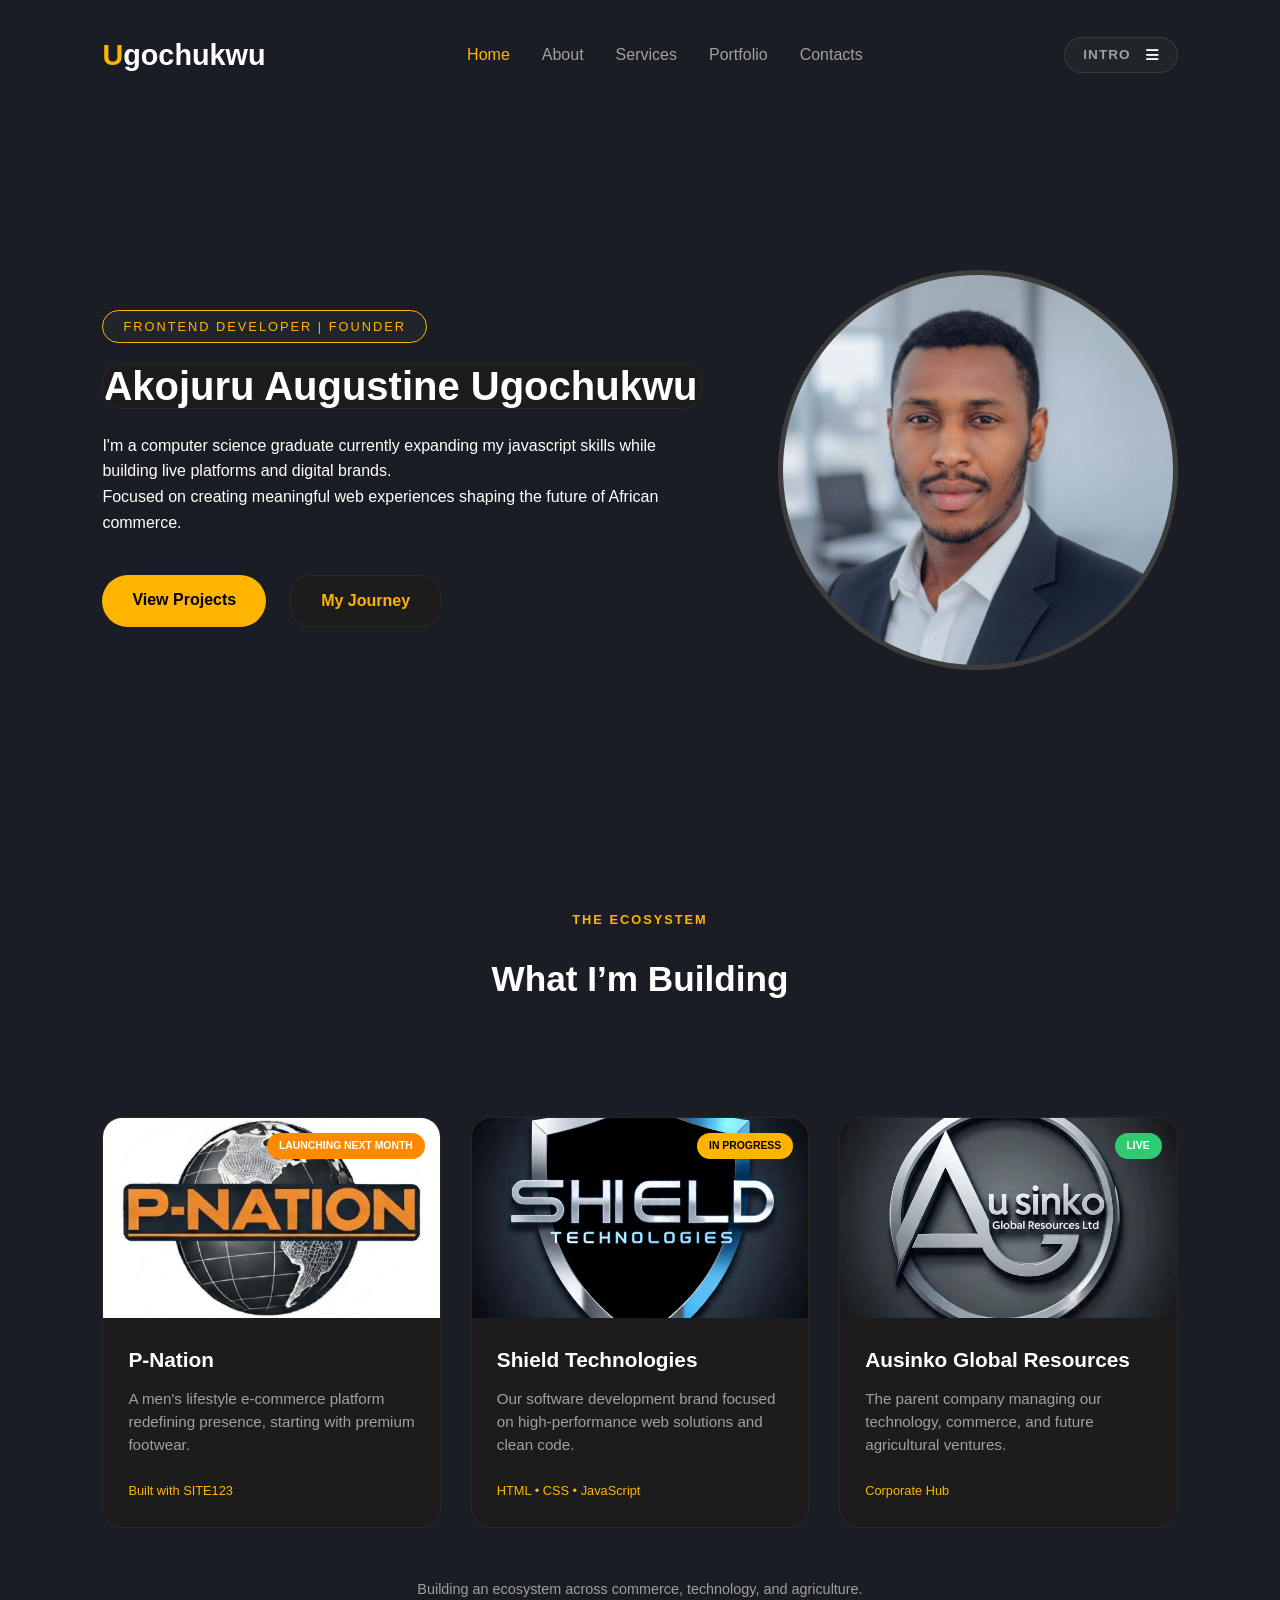
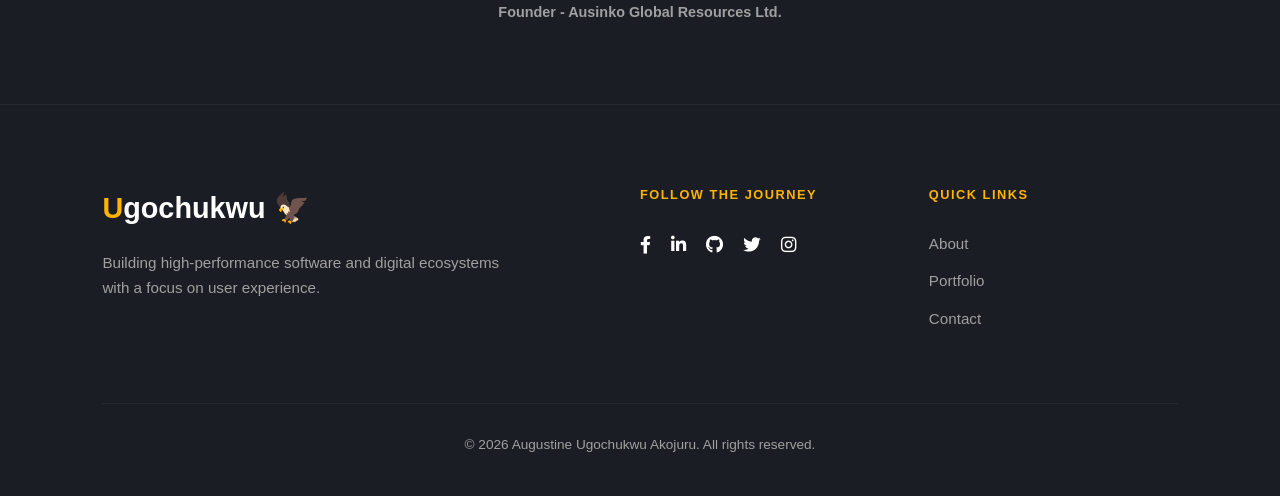
<file: index.html>
<!DOCTYPE html>
<html lang="en">
<head>
    <meta charset="UTF-8">
    <meta name="viewport" content="width=device-width, initial-scale=1.0">
    <title>Ugochukwu | Professional Portfolio</title>
    <link rel="stylesheet" href="stylesheet/style.css">
    <link rel="stylesheet" href="https://cdnjs.cloudflare.com/ajax/libs/font-awesome/6.0.0/css/all.min.css">
</head>
<body>

    <header>
  <nav class="navbar">
    <div class="logo"><span>U</span>gochukwu</div>
    
    <ul class="nav-links" id="nav-menu">
        <li><a href="index.html" class="active">Home</a></li>
        <li><a href="about.html">About</a></li>
        <li><a href="services.html">Services</a></li>
        <li><a href="portfolio.html">Portfolio</a></li>
        <li><a href="contact.html">Contacts</a></li>
    </ul>

    <div class="nav-actions">
        <div class="intro-pill" id="menu-toggle">
            <span class="intro-text">INTRO</span>
            <i class="fas fa-bars menu-icon"></i>
         <!--  <div class="theme-switch"><i class="far fa-moon"></i></div> -->
        </div>
    </div>
  </nav>
    </header>

    <section id="home" class="hero">
        <div class="hero-content">
            <span class="badge">Frontend Developer | Founder</span>
            <h1 class="client-card reveal">Akojuru Augustine Ugochukwu</h1>
            <p>I'm a computer science graduate currently expanding my javascript skills while building live platforms and digital brands.</p>
            <p>Focused on creating meaningful web experiences shaping the future of African commerce.</p>
            
            <div class="hero-btns">
                <a href="portfolio.html" class="btn-primary">View Projects</a>
                <a href="about.html" class="btn-secondary client-card reveal hover-lift">My Journey</a>
            </div>
        </div>
        
        <div class="hero-image">
            <div class="image-circle">
                <img src="images/Austin.jpg" alt="Augustine Akojuru">
            </div>
        </div>
    </section>



  <section id="portfolio" class="ecosystem">
    <div class="section-header">
        <span class="sub-title">THE ECOSYSTEM</span>
        <h2>What I’m Building</h2>
    </div>

    <div class="project-grid">
        <div class="project-card client-card reveal hover-lift">
            <div class="card-image">
                <img src="images/p-nation-logo.jpg" alt="P-Nation">
                <span class="status-badge orange">LAUNCHING NEXT MONTH</span>
            </div>
            <div class="card-content">
                <h3>P-Nation</h3>
                <p>A men's lifestyle e-commerce platform redefining presence, starting with premium footwear.</p>
                <div class="card-footer">
                    <span class="tech-stack">Built with SITE123</span>
                </div>
            </div>
        </div>

        <div class="project-card client-card reveal hover-lift">
            <div class="card-image">
                <img src="images/shield-tech.jpg" alt="Shield Technologies">
                <span class="status-badge yellow">IN PROGRESS</span>
            </div>
            <div class="card-content">
                <h3>Shield Technologies</h3>
                <p>Our software development brand focused on high-performance web solutions and clean code.</p>
                <div class="card-footer">
                    <span class="tech-stack">HTML • CSS • JavaScript</span>
                </div>
            </div>
        </div>

        <div class="project-card client-card reveal hover-lift">
            <div class="card-image">
                <img src="images/AGR.jpg" alt="Ausinko Global Resources">
                <span class="status-badge green">LIVE</span>
            </div>
            <div class="card-content">
                <h3>Ausinko Global Resources</h3>
                <p>The parent company managing our technology, commerce, and future agricultural ventures.</p>
                <div class="card-footer">
                    <span class="tech-stack">Corporate Hub</span>
                </div>
            </div>
        </div>
    </div>

    <div class="ecosystem-footer">
        <p>Building an ecosystem across commerce, technology, and agriculture.</p>
        <p><strong>Founder - Ausinko Global Resources Ltd.</strong></p>
    </div>
 </section>

  <footer class="main-footer">
    <div class="footer-container">
        <div class="footer-brand">
            <div class="logo"><span>U</span>gochukwu 🦅</div>
            <p>Building high-performance software and digital ecosystems <br> with a focus on user experience.</p>
        </div>

        <div class="footer-social">
            <h4>FOLLOW THE JOURNEY</h4>
            <div class="social-icons">
                <a href="https://www.facebook.com/share/1B6JYgAgqT/?mibextid=wwXIfr" target="_blank"><i class="fab fa-facebook-f"></i></a>
                <a href="https://www.linkedin.com/in/augustine-akojuru-1732b4237?utm_source=share_via&utm_content=profile&utm_medium=member_ios" target="_blank"><i class="fab fa-linkedin-in"></i></a>
                <a href="https://github.com/Austin1992" target="_blank"><i class="fab fa-github"></i></a>
                <a href="https://x.com/ugochukwuaa?s=21" target="_blank"><i class="fab fa-twitter"></i></a>
                <a href="https://www.instagram.com/ugochukwu7772025?igsh=Znp3a3E1cmRwOGE3&utm_source=qr" target="_blank"><i class="fab fa-instagram"></i></a>
            </div>
        </div>

        <div class="footer-links">
            <h4>Quick Links</h4>
            <ul>
                <li><a href="#about">About</a></li>
                <li><a href="#portfolio">Portfolio</a></li>
                <li><a href="#contact">Contact</a></li>
            </ul>
        </div>
    </div>

    <div class="footer-bottom">
        <p>&copy; 2026 Augustine Ugochukwu Akojuru. All rights reserved.</p>
    </div>
  </footer>



  <script src="script.js"></script>

</body>
</html>
</file>
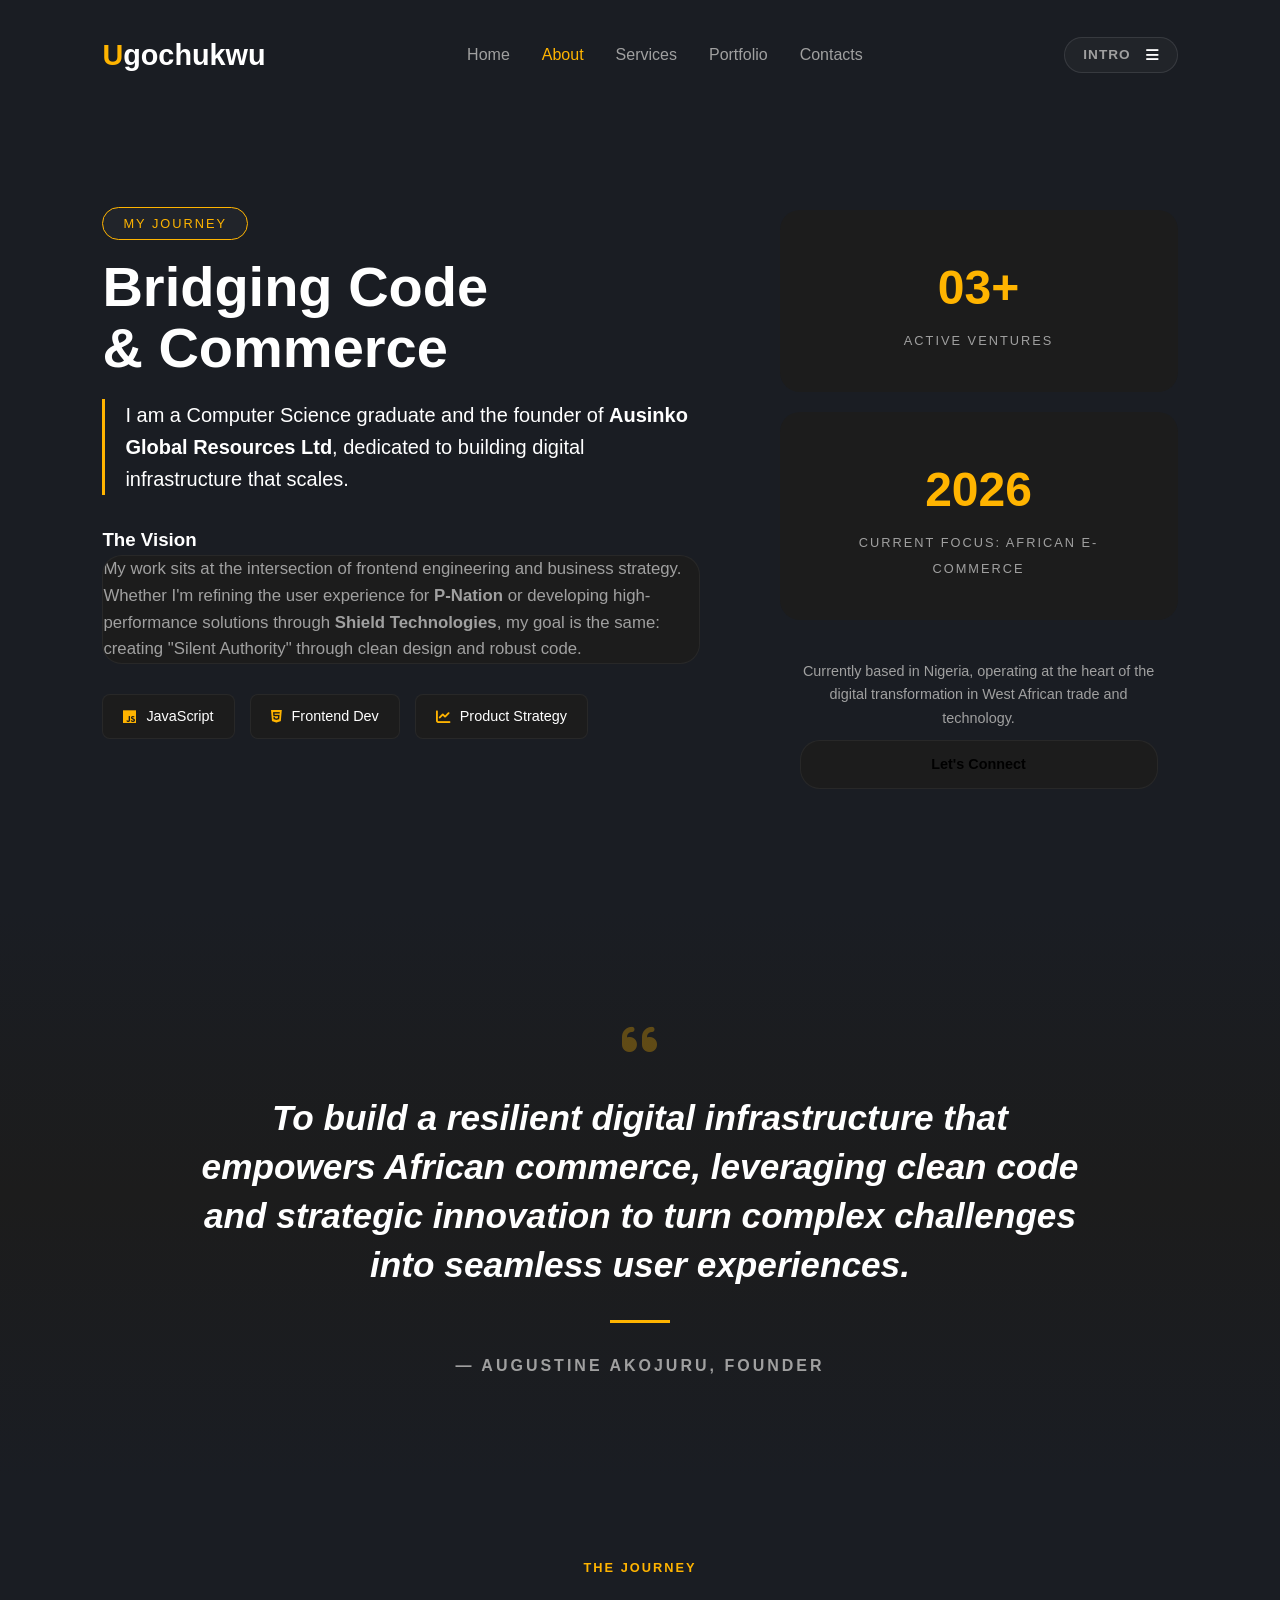
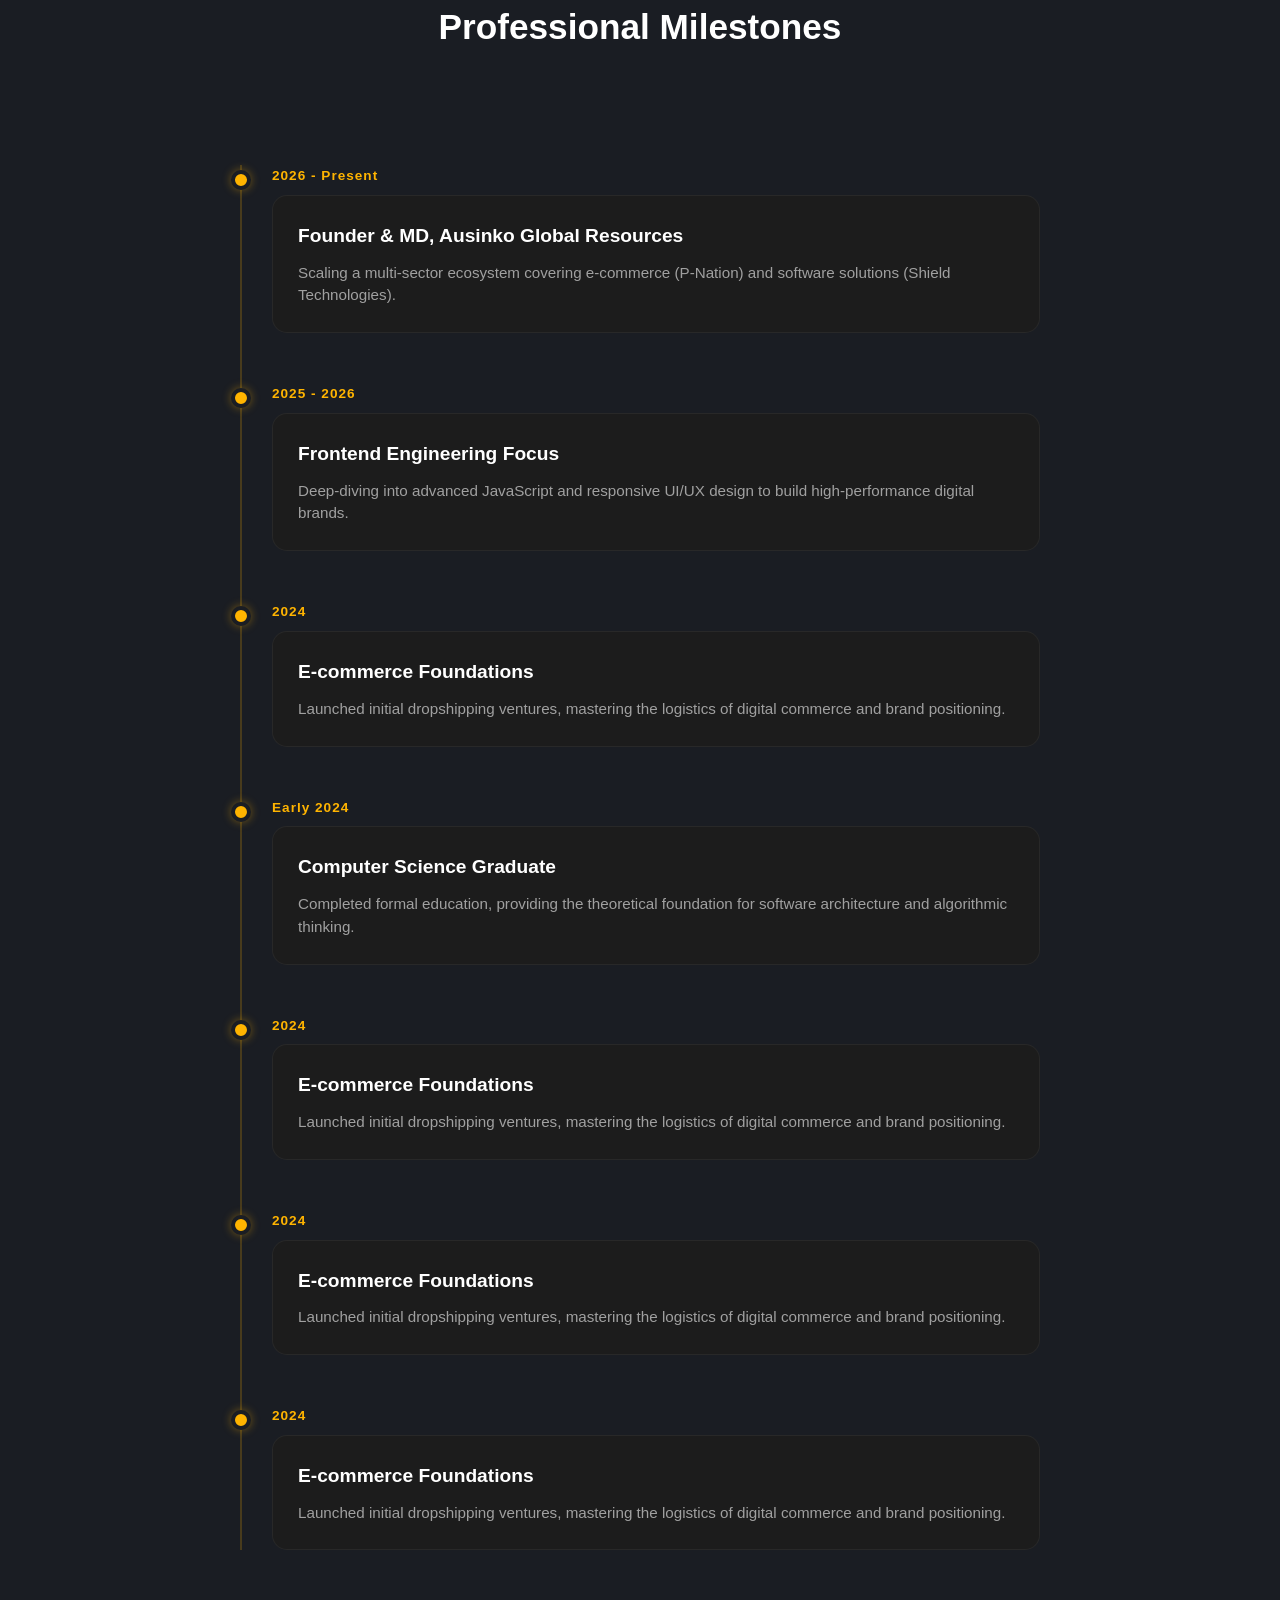
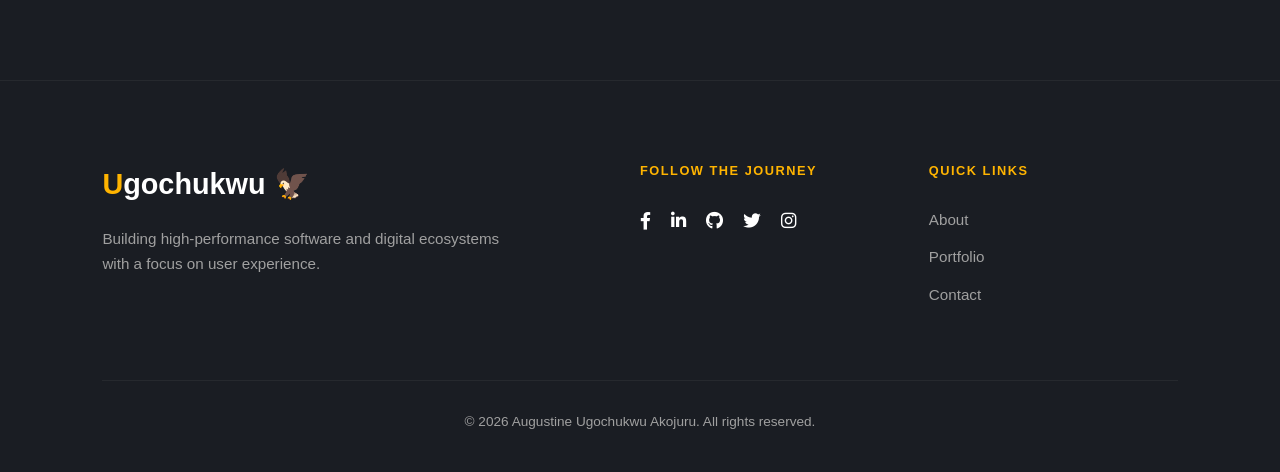
<file: about.html>
<!DOCTYPE html>
<html lang="en">
<head>
    <meta charset="UTF-8">
    <meta name="viewport" content="width=device-width, initial-scale=1.0">
    <title>About | Akojuru Augustine</title>
    <link rel="stylesheet" href="stylesheet/style.css">
    <link rel="stylesheet" href="https://cdnjs.cloudflare.com/ajax/libs/font-awesome/6.0.0/css/all.min.css">
</head>
<body>

    <header>
  <nav class="navbar">
    <div class="logo"><span>U</span>gochukwu</div>
    
    <ul class="nav-links" id="nav-menu">
        <li><a href="index.html">Home</a></li>
        <li><a href="about.html" class="active">About</a></li>
        <li><a href="services.html">Services</a></li>
        <li><a href="portfolio.html">Portfolio</a></li>
        <li><a href="contact.html">Contacts</a></li>
    </ul>

    <div class="nav-actions">
        <div class="intro-pill" id="menu-toggle">
            <span class="intro-text">INTRO</span>
            <i class="fas fa-bars menu-icon"></i>
         <!--  <div class="theme-switch"><i class="far fa-moon"></i></div> -->
        </div>
    </div>
  </nav>
    </header>

    <section class="about-hero">
        <div class="container">
            <div class="about-grid">
                <div class="about-text">
                    <span class="badge">My Journey</span>
                    <h1>Bridging Code <br> & Commerce</h1>
                    <p class="lead">I am a Computer Science graduate and the founder of <strong>Ausinko Global Resources Ltd</strong>, dedicated to building digital infrastructure that scales.</p>
                    
                    <div class="story-block">
                        <h3>The Vision</h3>
                        <p class="client-card reveal">My work sits at the intersection of frontend engineering and business strategy. Whether I'm refining the user experience for <strong>P-Nation</strong> or developing high-performance solutions through <strong>Shield Technologies</strong>, my goal is the same: creating "Silent Authority" through clean design and robust code.</p>
                    </div>

                    <div class="skills-mini">
                        <div class="skill-item"><i class="fab fa-js"></i> JavaScript</div>
                        <div class="skill-item"><i class="fab fa-html5"></i> Frontend Dev</div>
                        <div class="skill-item"><i class="fas fa-chart-line"></i> Product Strategy</div>
                    </div>
                </div>

                <div class="about-stats">
                    <div class="stat-card">
                        <span class="stat-number">03+</span>
                        <span class="stat-label">Active Ventures</span>
                    </div>
                    <div class="stat-card">
                        <span class="stat-number">2026</span>
                        <span class="stat-label">Current Focus: African E-commerce</span>
                    </div>
                    <div class="stat-info">
                        <p>Currently based in Nigeria, operating at the heart of the digital transformation in West African trade and technology.</p>
                        <a href="contact.html" class="btn-primary2 client-card reveal hover-lift">Let's Connect</a>
                    </div>
                </div>
            </div>
        </div>
    </section>

  <section class="mission-section">
    <div class="container">
        <div class="mission-box">
            <div class="mission-icon">
                <i class="fas fa-quote-left"></i>
            </div>
            <h2 class="mission-text">
                To build a resilient digital infrastructure that empowers African commerce, 
                leveraging clean code and strategic innovation to turn complex 
                challenges into seamless user experiences.
            </h2>
            <div class="mission-line"></div>
            <p class="mission-founder">— Augustine Akojuru, Founder</p>
        </div>
    </div>
 </section>


  <section class="timeline-section">
    <div class="container">
        <div class="section-header">
            <span class="sub-title">THE JOURNEY</span>
            <h2>Professional Milestones</h2>
        </div>

        <div class="timeline">
            <div class="timeline-item">
                <div class="timeline-dot"></div>
                <div class="timeline-date">2026 - Present</div>
                <div class="timeline-content">
                    <h3>Founder & MD, Ausinko Global Resources</h3>
                    <p>Scaling a multi-sector ecosystem covering e-commerce (P-Nation) and software solutions (Shield Technologies).</p>
                </div>
            </div>

            <div class="timeline-item">
                <div class="timeline-dot"></div>
                <div class="timeline-date">2025 - 2026</div>
                <div class="timeline-content">
                    <h3>Frontend Engineering Focus</h3>
                    <p>Deep-diving into advanced JavaScript and responsive UI/UX design to build high-performance digital brands.</p>
                </div>
            </div>

            <div class="timeline-item">
                <div class="timeline-dot"></div>
                <div class="timeline-date">2024</div>
                <div class="timeline-content">
                    <h3>E-commerce Foundations</h3>
                    <p>Launched initial dropshipping ventures, mastering the logistics of digital commerce and brand positioning.</p>
                </div>
            </div>

            <div class="timeline-item">
                <div class="timeline-dot"></div>
                <div class="timeline-date">Early 2024</div>
                <div class="timeline-content">
                    <h3>Computer Science Graduate</h3>
                    <p>Completed formal education, providing the theoretical foundation for software architecture and algorithmic thinking.</p>
                </div>
            </div>

             <div class="timeline-item">
                <div class="timeline-dot"></div>
                <div class="timeline-date">2024</div>
                <div class="timeline-content">
                    <h3>E-commerce Foundations</h3>
                    <p>Launched initial dropshipping ventures, mastering the logistics of digital commerce and brand positioning.</p>
                </div>
            </div>

             <div class="timeline-item">
                <div class="timeline-dot"></div>
                <div class="timeline-date">2024</div>
                <div class="timeline-content">
                    <h3>E-commerce Foundations</h3>
                    <p>Launched initial dropshipping ventures, mastering the logistics of digital commerce and brand positioning.</p>
                </div>
            </div>

             <div class="timeline-item">
                <div class="timeline-dot"></div>
                <div class="timeline-date">2024</div>
                <div class="timeline-content">
                    <h3>E-commerce Foundations</h3>
                    <p>Launched initial dropshipping ventures, mastering the logistics of digital commerce and brand positioning.</p>
                </div>
            </div>
        </div>
    </div>
  </section>


  <footer class="main-footer">
    <div class="footer-container">
        <div class="footer-brand">
            <div class="logo"><span>U</span>gochukwu 🦅</div>
            <p>Building high-performance software and digital ecosystems <br> with a focus on user experience.</p>
        </div>

        <div class="footer-social">
            <h4>FOLLOW THE JOURNEY</h4>
            <div class="social-icons">
                <a href="https://www.facebook.com/share/1B6JYgAgqT/?mibextid=wwXIfr" target="_blank"><i class="fab fa-facebook-f"></i></a>
                <a href="https://www.linkedin.com/in/augustine-akojuru-1732b4237?utm_source=share_via&utm_content=profile&utm_medium=member_ios" target="_blank"><i class="fab fa-linkedin-in"></i></a>
                <a href="https://github.com/Austin1992" target="_blank"><i class="fab fa-github"></i></a>
                <a href="https://x.com/ugochukwuaa?s=21" target="_blank"><i class="fab fa-twitter"></i></a>
                <a href="https://www.instagram.com/ugochukwu7772025?igsh=Znp3a3E1cmRwOGE3&utm_source=qr" target="_blank"><i class="fab fa-instagram"></i></a>
            </div>
        </div>

        <div class="footer-links">
            <h4>Quick Links</h4>
            <ul>
                <li><a href="#about">About</a></li>
                <li><a href="#portfolio">Portfolio</a></li>
                <li><a href="#contact">Contact</a></li>
            </ul>
        </div>
    </div>

    <div class="footer-bottom">
        <p>&copy; 2026 Augustine Ugochukwu Akojuru. All rights reserved.</p>
    </div>
  </footer>



  <script src="script.js"></script>


</body>
</html>
</file>
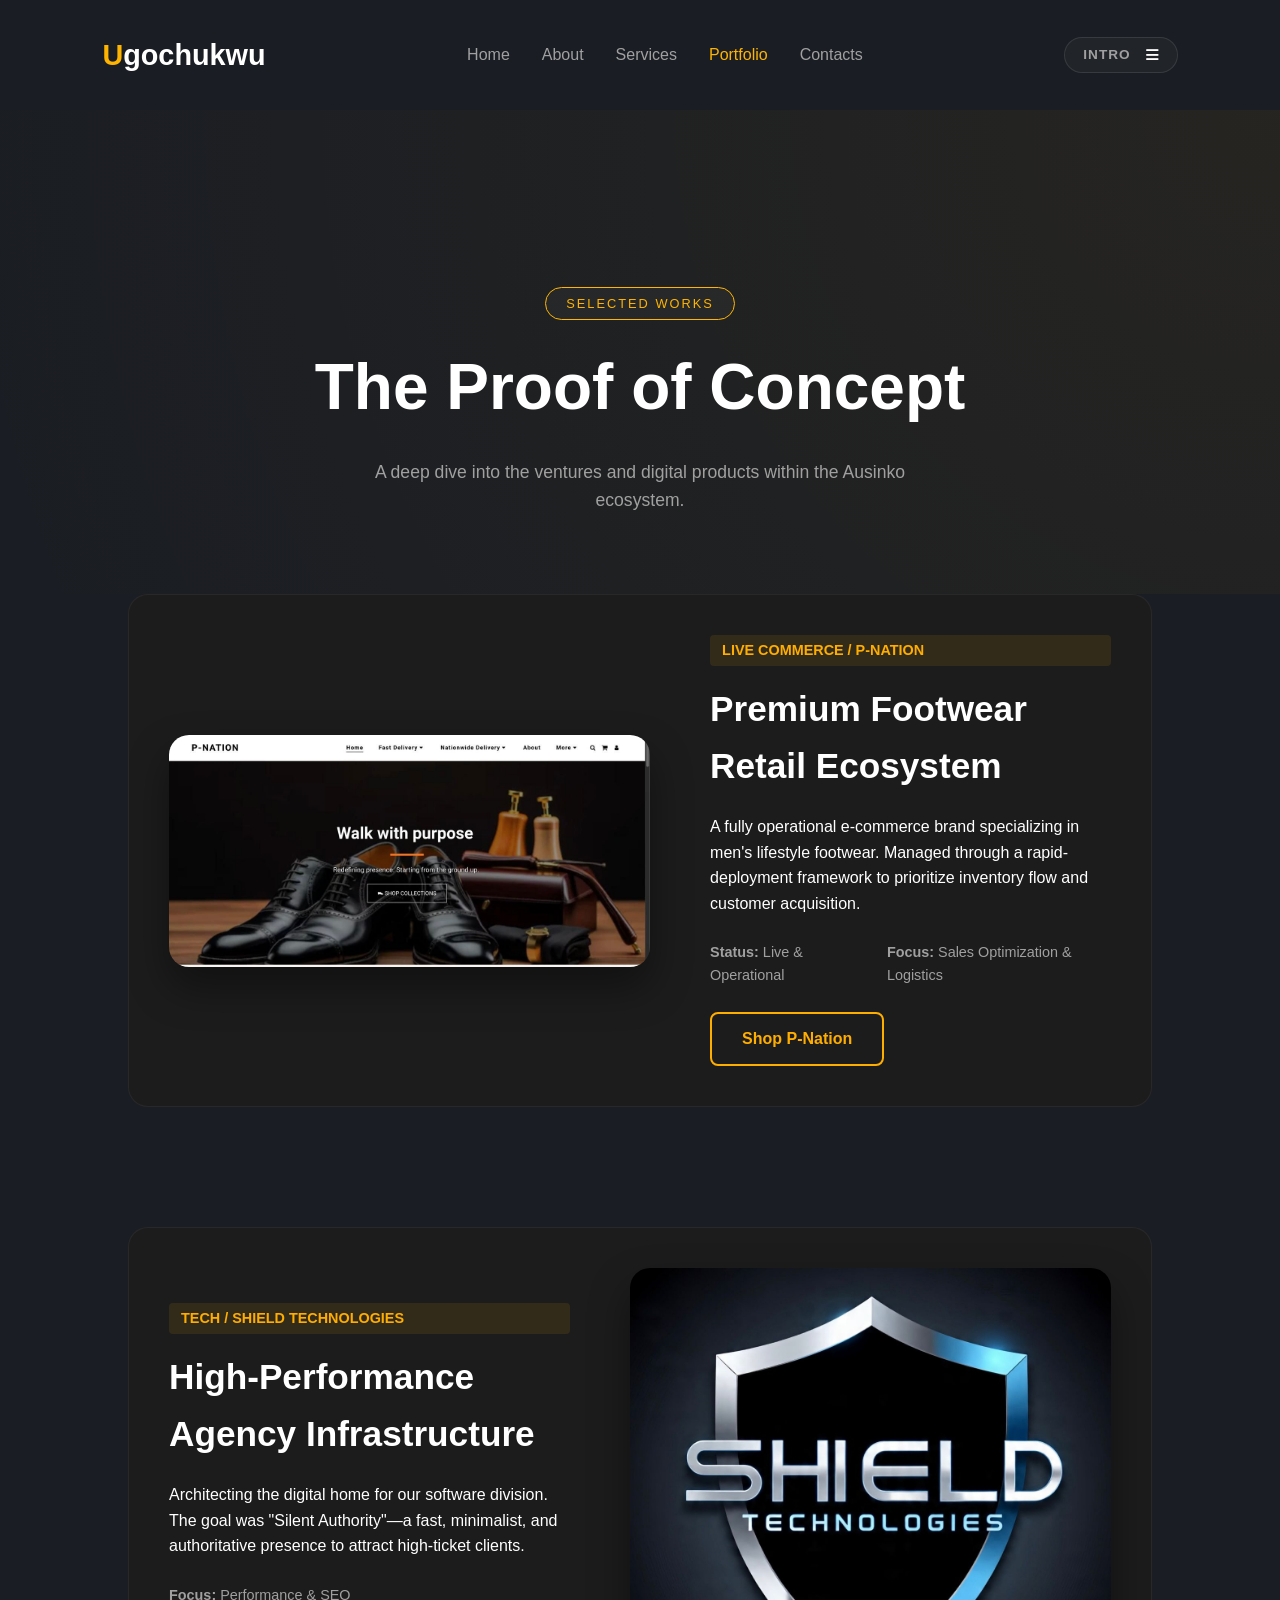
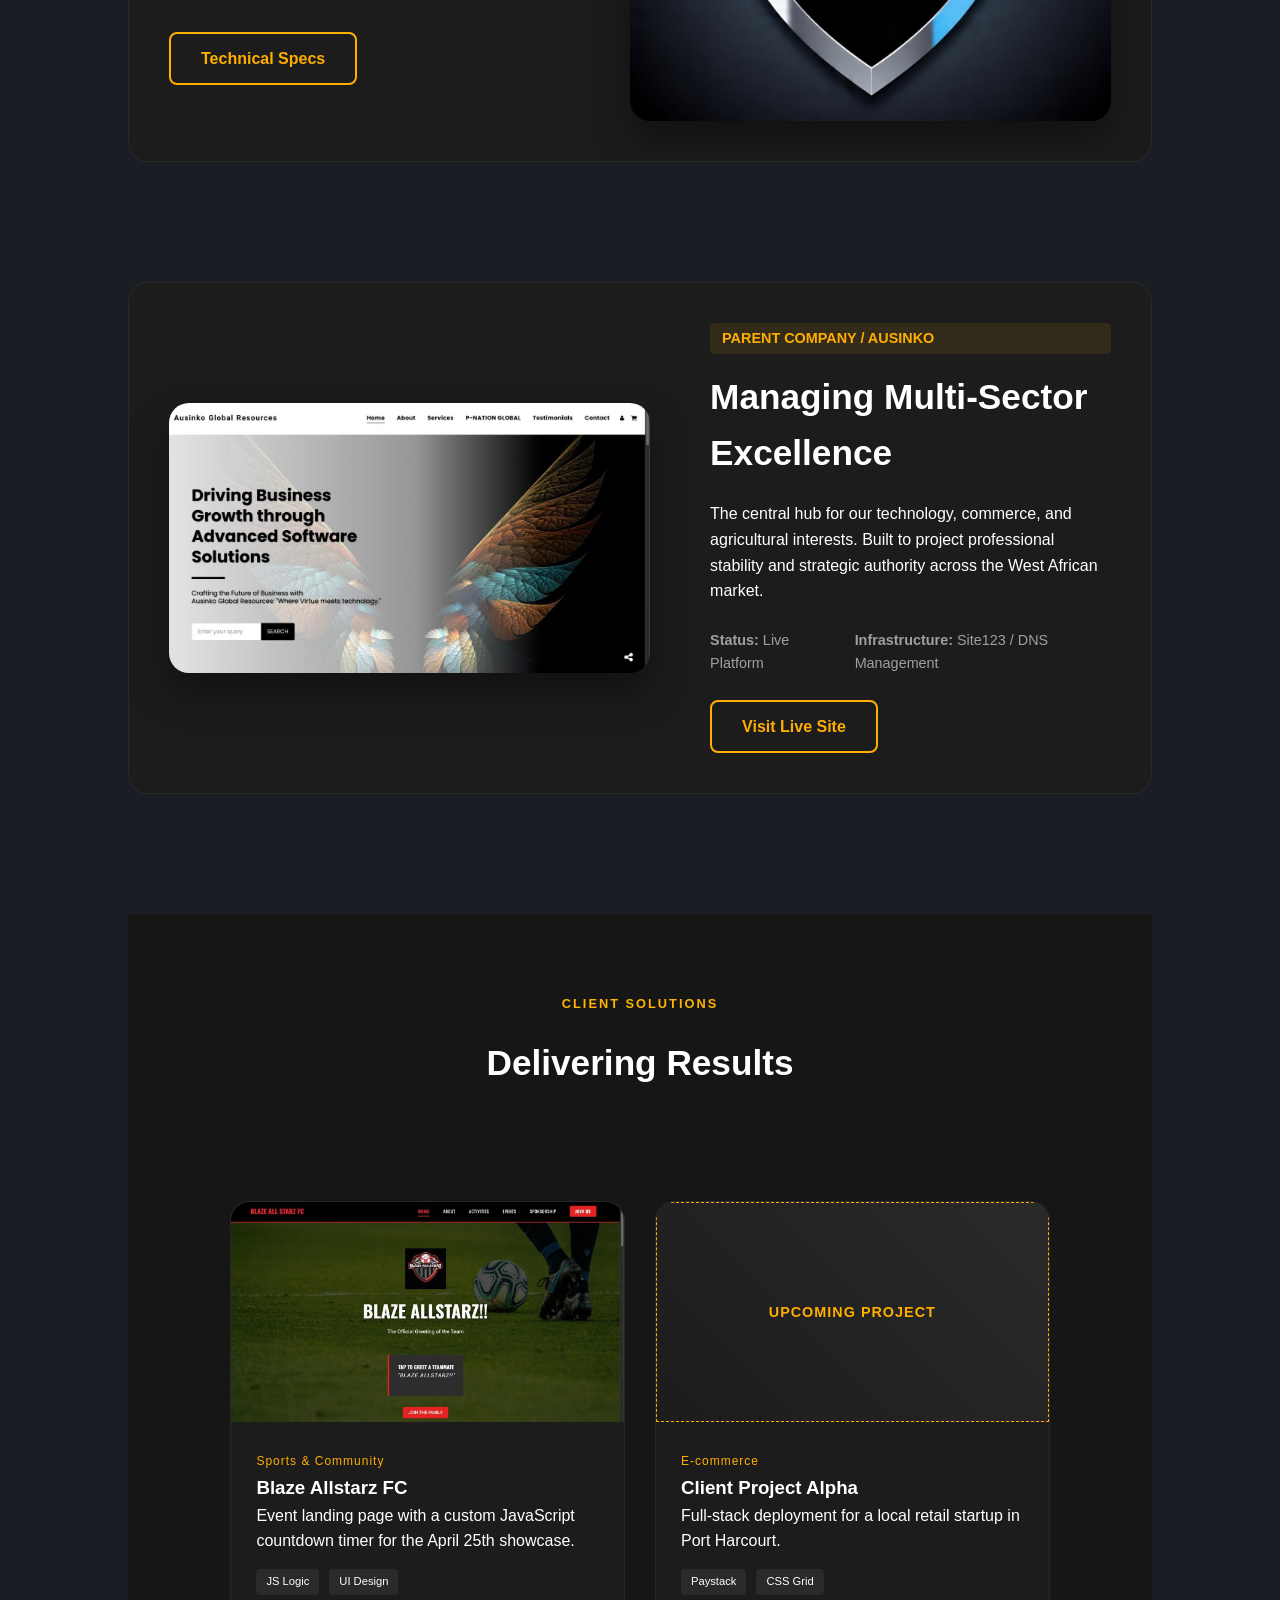
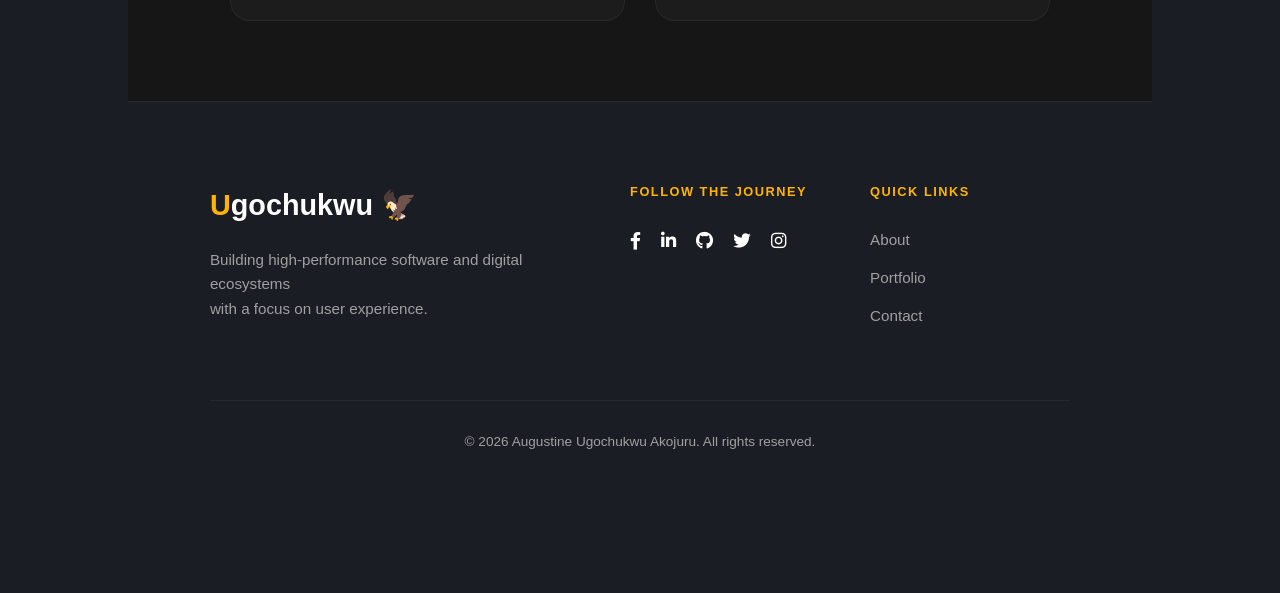
<file: portfolio.html>
<!DOCTYPE html>
<html lang="en">
<head>
    <meta charset="UTF-8">
    <meta name="viewport" content="width=device-width, initial-scale=1.0">
    <title>Portfolio | Selected Works</title>
    <link rel="stylesheet" href="stylesheet/style.css">
    <link rel="stylesheet" href="https://cdnjs.cloudflare.com/ajax/libs/font-awesome/6.0.0/css/all.min.css">
</head>
<body>

   <header>
  <nav class="navbar">
    <div class="logo"><span>U</span>gochukwu</div>
    
    <ul class="nav-links" id="nav-menu">
        <li><a href="index.html">Home</a></li>
        <li><a href="about.html">About</a></li>
        <li><a href="services.html">Services</a></li>
        <li><a href="portfolio.html" class="active">Portfolio</a></li>
        <li><a href="contact.html">Contacts</a></li>
    </ul>

    <div class="nav-actions">
        <div class="intro-pill" id="menu-toggle">
            <span class="intro-text">INTRO</span>
            <i class="fas fa-bars menu-icon"></i>
         <!--  <div class="theme-switch"><i class="far fa-moon"></i></div> -->
        </div>
    </div>
  </nav>
    </header>


    <section class="portfolio-hero">
        <div class="container">
            <span class="badge">Selected Works</span>
            <h1>The Proof of Concept</h1>
            <p class="subtitle">A deep dive into the ventures and digital products within the Ausinko ecosystem.</p>
        </div>
    </section>

  <section class="portfolio-gallery">
    <div class="project-showcase client-card reveal hover-lift">
      <div class="project-visual">
        <img src="images/p-nation-screenshot.jpg" alt="P-Nation Live Site">
      </div>
      <div class="project-info">
        <span class="brand-tag">Live Commerce / P-Nation</span>
        <h2>Premium Footwear Retail Ecosystem</h2>
        <p>A fully operational e-commerce brand specializing in men's lifestyle footwear. Managed through a rapid-deployment framework to prioritize inventory flow and customer acquisition.</p>
        <div class="project-meta">
            <span><strong>Status:</strong> Live & Operational</span>
            <span><strong>Focus:</strong> Sales Optimization & Logistics</span>
        </div>
        <a href="https://p-nation.org" target="_blank" class="btn-secondary-portfolio">Shop P-Nation</a>
      </div>
    </div>

        <div class="project-showcase reverse client-card reveal hover-lift">
            <div class="project-visual">
                <img src="images/shield-tech.jpg" alt="Shield Tech UI">
            </div>
            <div class="project-info">
                <span class="brand-tag">Tech / Shield Technologies</span>
                <h2>High-Performance Agency Infrastructure</h2>
                <p>Architecting the digital home for our software division. The goal was "Silent Authority"—a fast, minimalist, and authoritative presence to attract high-ticket clients.</p>
                <div class="project-meta">
                    <span><strong>Focus:</strong> Performance & SEO</span>
                </div>
                <a href="#" class="btn-secondary-portfolio">Technical Specs</a>
            </div>
        </div>

  <div class="project-showcase client-card reveal hover-lift">
    <div class="project-visual">
        <img src="images/AGR-screenshot.jpg" alt="Ausinko Global Resources">
    </div>
    <div class="project-info">
        <span class="brand-tag">Parent Company / Ausinko</span>
        <h2>Managing Multi-Sector Excellence</h2>
        <p>The central hub for our technology, commerce, and agricultural interests. Built to project professional stability and strategic authority across the West African market.</p>
        <div class="project-meta">
            <span><strong>Status:</strong> Live Platform</span>
            <span><strong>Infrastructure:</strong> Site123 / DNS Management</span>
        </div>
        <a href="https://ui-ausinko-ltd.com" target="_blank" class="btn-secondary-portfolio">Visit Live Site</a>
    </div>
  </div>

  <section class="client-projects">
    <div class="section-header">
        <span class="sub-title">CLIENT SOLUTIONS</span>
        <h2>Delivering Results</h2>
    </div>

    <div class="client-grid">
        <div class="client-card">
            <div class="client-thumb">
                <img src="images/blaze-screenshot.jpg" alt="Blaze Allstarz FC">
                <div class="client-overlay">
                    <a href="https://blaze-allstarz-fc.vercel.app" target="_blank"><i class="fas fa-external-link-alt"></i></a>
                </div>
            </div>
            <div class="client-meta">
                <span class="category">Sports & Community</span>
                <h3>Blaze Allstarz FC</h3>
                <p>Event landing page with a custom JavaScript countdown timer for the April 25th showcase.</p>
                <div class="tags">
                    <span>JS Logic</span>
                    <span>UI Design</span>
                </div>
            </div>
        </div>

        <div class="client-card">
            <div class="client-thumb">
                <div class="placeholder-bg">Upcoming Project</div>
            </div>
            <div class="client-meta">
                <span class="category">E-commerce</span>
                <h3>Client Project Alpha</h3>
                <p>Full-stack deployment for a local retail startup in Port Harcourt.</p>
                <div class="tags">
                    <span>Paystack</span>
                    <span>CSS Grid</span>
                </div>
            </div>
        </div>

        </div>
   </section>


  <footer class="main-footer">
    <div class="footer-container">
        <div class="footer-brand">
            <div class="logo"><span>U</span>gochukwu 🦅</div>
            <p>Building high-performance software and digital ecosystems <br> with a focus on user experience.</p>
        </div>

        <div class="footer-social">
            <h4>FOLLOW THE JOURNEY</h4>
            <div class="social-icons">
                <a href="https://www.facebook.com/share/1B6JYgAgqT/?mibextid=wwXIfr" target="_blank"><i class="fab fa-facebook-f"></i></a>
                <a href="https://www.linkedin.com/in/augustine-akojuru-1732b4237?utm_source=share_via&utm_content=profile&utm_medium=member_ios" target="_blank"><i class="fab fa-linkedin-in"></i></a>
                <a href="https://github.com/Austin1992" target="_blank"><i class="fab fa-github"></i></a>
                <a href="https://x.com/ugochukwuaa?s=21" target="_blank"><i class="fab fa-twitter"></i></a>
                <a href="https://www.instagram.com/ugochukwu7772025?igsh=Znp3a3E1cmRwOGE3&utm_source=qr" target="_blank"><i class="fab fa-instagram"></i></a>
            </div>
        </div>

        <div class="footer-links">
            <h4>Quick Links</h4>
            <ul>
                <li><a href="#about">About</a></li>
                <li><a href="#portfolio">Portfolio</a></li>
                <li><a href="#contact">Contact</a></li>
            </ul>
        </div>
    </div>

    <div class="footer-bottom">
        <p>&copy; 2026 Augustine Ugochukwu Akojuru. All rights reserved.</p>
    </div>
  </footer>



  <script src="script.js"></script>

</body>
</html>
</file>
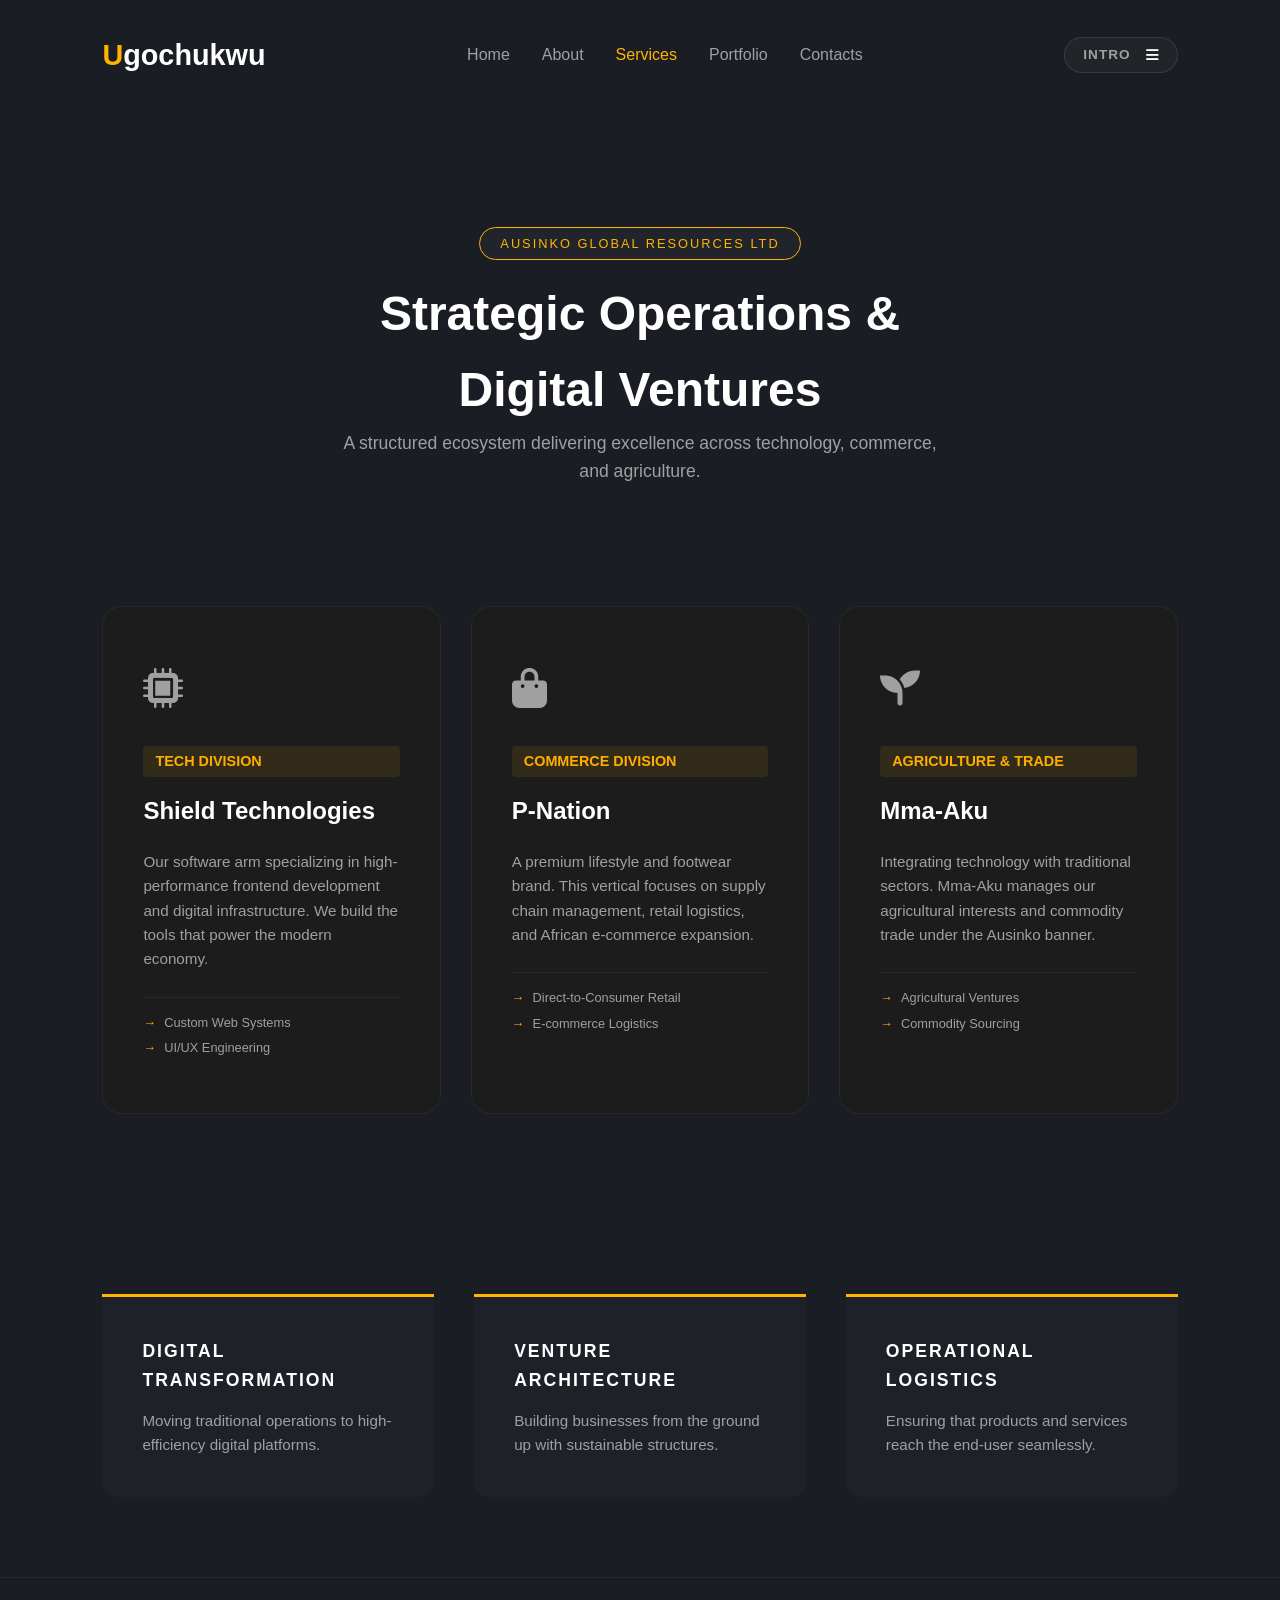
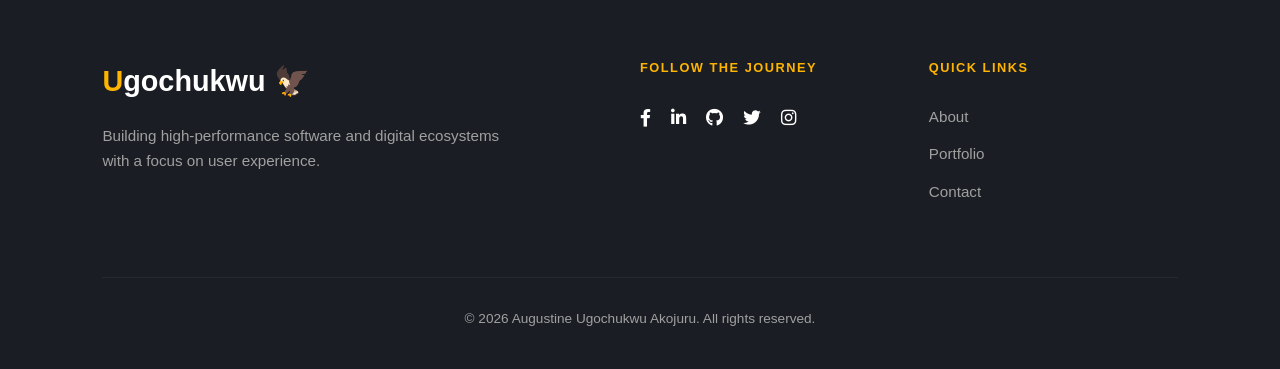
<file: services.html>
<!DOCTYPE html>
<html lang="en">
<head>
    <meta charset="UTF-8">
    <meta name="viewport" content="width=device-width, initial-scale=1.0">
    <title>Services | Shield Technologies</title>
    <link rel="stylesheet" href="stylesheet/style.css">
    <link rel="stylesheet" href="https://cdnjs.cloudflare.com/ajax/libs/font-awesome/6.0.0/css/all.min.css">
</head>
<body>


  <header>
  <nav class="navbar">
    <div class="logo"><span>U</span>gochukwu</div>
    
    <ul class="nav-links" id="nav-menu">
        <li><a href="index.html">Home</a></li>
        <li><a href="about.html">About</a></li>
        <li><a href="services.html" class="active">Services</a></li>
        <li><a href="portfolio.html">Portfolio</a></li>
        <li><a href="contact.html">Contacts</a></li>
    </ul>

    <div class="nav-actions">
        <div class="intro-pill" id="menu-toggle">
            <span class="intro-text">INTRO</span>
            <i class="fas fa-bars menu-icon"></i>
        <!--   <div class="theme-switch"><i class="far fa-moon"></i></div> -->
        </div>
    </div>
  </nav>
    </header>


  <section class="services-hero">
    <div class="container">
        <span class="badge">Ausinko Global Resources Ltd</span>
        <h1>Strategic Operations & <br> Digital Ventures</h1>
        <p class="subtitle">A structured ecosystem delivering excellence across technology, commerce, and agriculture.</p>
    </div>
  </section>

  <section class="services-grid-section">
    <div class="services-container">
        
        <div class="service-card client-card reveal hover-lift">
            <div class="service-icon"><i class="fas fa-microchip"></i></div>
            <span class="brand-tag">Tech Division</span>
            <h3>Shield Technologies</h3>
            <p>Our software arm specializing in high-performance frontend development and digital infrastructure. We build the tools that power the modern economy.</p>
            <ul class="mini-list">
                <li>Custom Web Systems</li>
                <li>UI/UX Engineering</li>
            </ul>
        </div>

        <div class="service-card client-card reveal hover-lift">
            <div class="service-icon"><i class="fas fa-shopping-bag"></i></div>
            <span class="brand-tag">Commerce Division</span>
            <h3>P-Nation</h3>
            <p>A premium lifestyle and footwear brand. This vertical focuses on supply chain management, retail logistics, and African e-commerce expansion.</p>
            <ul class="mini-list">
                <li>Direct-to-Consumer Retail</li>
                <li>E-commerce Logistics</li>
            </ul>
        </div>

        <div class="service-card client-card reveal hover-lift">
            <div class="service-icon"><i class="fas fa-seedling"></i></div>
            <span class="brand-tag">Agriculture & Trade</span>
            <h3>Mma-Aku</h3>
            <p>Integrating technology with traditional sectors. Mma-Aku manages our agricultural interests and commodity trade under the Ausinko banner.</p>
            <ul class="mini-list">
                <li>Agricultural Ventures</li>
                <li>Commodity Sourcing</li>
            </ul>
        </div>

    </div>
 </section>


  <section class="competencies">
    <div class="container">
        <div class="comp-grid">
            <div class="comp-item">
                <h4>Digital Transformation</h4>
                <p>Moving traditional operations to high-efficiency digital platforms.</p>
            </div>
            <div class="comp-item">
                <h4>Venture Architecture</h4>
                <p>Building businesses from the ground up with sustainable structures.</p>
            </div>
            <div class="comp-item">
                <h4>Operational Logistics</h4>
                <p>Ensuring that products and services reach the end-user seamlessly.</p>
            </div>
        </div>
    </div>
  </section>





    <footer class="main-footer">
    <div class="footer-container">
        <div class="footer-brand">
            <div class="logo"><span>U</span>gochukwu 🦅</div>
            <p>Building high-performance software and digital ecosystems <br> with a focus on user experience.</p>
        </div>

        <div class="footer-social">
            <h4>FOLLOW THE JOURNEY</h4>
            <div class="social-icons">
                <a href="https://www.facebook.com/share/1B6JYgAgqT/?mibextid=wwXIfr" target="_blank"><i class="fab fa-facebook-f"></i></a>
                <a href="https://www.linkedin.com/in/augustine-akojuru-1732b4237?utm_source=share_via&utm_content=profile&utm_medium=member_ios" target="_blank"><i class="fab fa-linkedin-in"></i></a>
                <a href="https://github.com/Austin1992" target="_blank"><i class="fab fa-github"></i></a>
                <a href="https://x.com/ugochukwuaa?s=21" target="_blank"><i class="fab fa-twitter"></i></a>
                <a href="https://www.instagram.com/ugochukwu7772025?igsh=Znp3a3E1cmRwOGE3&utm_source=qr" target="_blank"><i class="fab fa-instagram"></i></a>
            </div>
        </div>

        <div class="footer-links">
            <h4>Quick Links</h4>
            <ul>
                <li><a href="#about">About</a></li>
                <li><a href="#portfolio">Portfolio</a></li>
                <li><a href="#contact">Contact</a></li>
            </ul>
        </div>
    </div>

    <div class="footer-bottom">
        <p>&copy; 2026 Augustine Ugochukwu Akojuru. All rights reserved.</p>
    </div>
  </footer>



  <script src="script.js"></script>


</body>
</html>
</file>
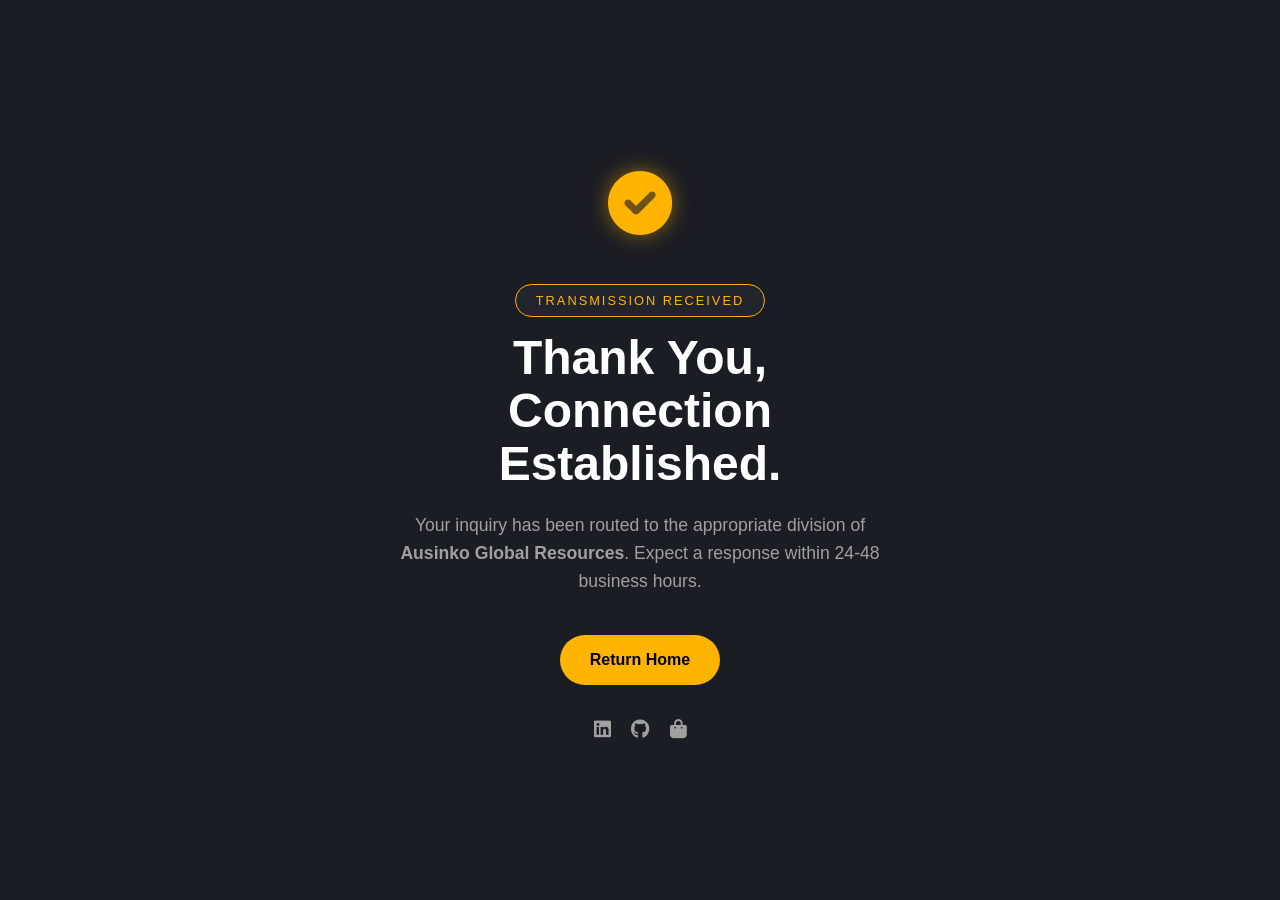
<file: thanks.html>
<!DOCTYPE html>
<html lang="en">
<head>
    <meta charset="UTF-8">
    <meta name="viewport" content="width=device-width, initial-scale=1.0">
    <title>Message Received | Ausinko Global</title>
    <link rel="stylesheet" href="stylesheet/style.css">
    <link rel="stylesheet" href="https://cdnjs.cloudflare.com/ajax/libs/font-awesome/6.0.0/css/all.min.css">
</head>
<body class="thanks-page">

    <section class="thanks-container">
        <div class="success-icon">
            <i class="fas fa-check-circle"></i>
        </div>
        
        <span class="badge">Transmission Received</span>
        <h1>Thank You, <br> Connection Established.</h1>
        <p class="subtitle">Your inquiry has been routed to the appropriate division of <strong>Ausinko Global Resources</strong>. Expect a response within 24-48 business hours.</p>

        <div class="next-steps">
            <a href="index.html" class="btn-primary">Return Home</a>
            <div class="social-links">
                <a href="#"><i class="fab fa-linkedin"></i></a>
                <a href="#"><i class="fab fa-github"></i></a>
                <a href="https://p-nation.site123.me/"><i class="fas fa-shopping-bag"></i></a>
            </div>
        </div>
    </section>

</body>
</html>
</file>
<file: stylesheet/style.css>
:root {
    --bg-color: #1a1d23;
    --card-bg: #252930;
    --accent-color: #ffb400;
    --text-main: #ffffff;
    --text-dim: #a0a0a0;
     --glass-bg: rgba(255, 255, 255, 0.03);
    --transition: all 0.4s cubic-bezier(0.4, 0, 0.2, 1);
}

/* Add this right below your :root variables */
body.light-theme {
    --bg-color: #f5f7fa;      /* Soft light gray */
    --card-bg: #ffffff;       /* Pure white cards */
    --text-main: #1a1d23;     /* Dark text */
    --text-dim: #5f6368;      /* Muted gray text */
    /* Accent remains the same gold for branding */
     --glass-bg: rgba(255, 255, 255, 0.03);
    --transition: all 0.4s cubic-bezier(0.4, 0, 0.2, 1);
}

* {
    margin: 0;
    padding: 0;
    box-sizing: border-box;
   font-family: 'Inter', 'Poppins', sans-serif; /* Clean professional font */
}

body {
    background-color: var(--bg-color);
    color: var(--text-main);
    line-height: 1.6;
}

/* --- GLOBAL CONFIG & VARIABLES --- */
:root {
    --primary-gold: #ffae00;
    --dark-bg: #121212;
    --card-bg: #1c1c1c;
    --soft-gray: #a0a0a0;
    --white: #ffffff; 
}


/* Navbar */
.navbar {
    display: flex;
    justify-content: space-between;
    align-items: center;
    padding: 2rem 8%;
}

.logo {
    font-size: 1.8rem;
    font-weight: 700;
}

.logo span {
    color: var(--accent-color);
}

.nav-links {
    display: flex;
    list-style: none;
    gap: 2rem;
}

.nav-links a {
    text-decoration: none;
    color: var(--text-dim);
    font-weight: 500;
    transition: 0.3s;
}

.nav-links a:hover, .nav-links a.active {
    color: var(--accent-color);
}


.nav-actions {
    display: flex;
    align-items: center;
}

.intro-pill {
    display: flex;
    align-items: center;
    background: rgba(255, 255, 255, 0.03); /* Subtle dark fill */
    border: 1px solid rgba(255, 255, 255, 0.1); /* Thin border seen in image */
    padding: 6px 18px;
    border-radius: 40px;
    gap: 15px;
    cursor: pointer;
    transition: all 0.3s ease;
}

.intro-pill:hover {
    background: rgba(255, 255, 255, 0.07);
    border-color: var(--accent-color);
}

.intro-text {
    font-size: 0.85rem;
    font-weight: 600;
    letter-spacing: 1px;
    color: var(--text-dim);
}

.menu-icon {
    font-size: 0.9rem;
    color: var(--text-main);
}

.theme-switch {
    border-left: 1px solid rgba(255, 255, 255, 0.1);
    padding-left: 12px;
    margin-left: 5px;
    display: flex;
    align-items: center;
}

.theme-switch i {
    font-size: 1rem;
    color: var(--text-main);
    transition: color 0.3s;
}

.theme-switch i:hover {
    color: var(--accent-color);
}

/* Hero Section */
.hero {
    display: flex;
    align-items: center;
    justify-content: space-between;
    padding: 5rem 8%;
    min-height: 80vh;
}

.hero-content {
    max-width: 600px;
}

.badge {
    background: rgba(255, 255, 255, 0.05);
    padding: 5px 15px;
    border-radius: 20px;
    font-size: 0.85rem;
    color: var(--text-dim);
    border: 1px solid rgba(255, 255, 255, 0.1);
}

.hero h1 {
    font-size: 2.5rem;
    margin: 1.5rem 0;
    line-height: 1.1;
}

.hero-btns {
    margin-top: 2.5rem;
    display: flex;
    gap: 1.5rem;
}

.btn-primary, .btn-secondary {
    background: var(--accent-color);
    color: #000;
    padding: 12px 30px;
    border-radius: 30px;
    text-decoration: none;
    font-weight: 600;
}

.btn-secondary {
    background: transparent;
    border: 1px solid var(--accent-color);
    color: var(--accent-color);
}
  

.btn-primary:hover {
  background-color: transparent;
  border: 1px solid var(--accent-color);
  color: var(--accent-color);
  transform: translateY(-3px);
}

.btn-secondary:hover {
    transform: translateY(-3px);
    background-color: var(--accent-color);
    border: 1px solid var(--accent-color);
    color: var(--bg-color);
}



.image-circle {
    width: 400px;
    height: 400px;
    background: #333;
    border-radius: 50%;
    overflow: hidden;
    border: 5px solid rgba(255, 255, 255, 0.05);
}

.image-circle img {
    width: 100%;
    height: 100%;
    object-fit: cover;
}


.ecosystem {
    padding: 80px 8%;
    text-align: center;
}

.section-header .sub-title {
    color: var(--accent-color);
    letter-spacing: 2px;
    font-size: 0.8rem;
    font-weight: 700;
}

.section-header h2 {
    font-size: 2.2rem;
    margin-top: 10px;
    margin-bottom: 50px;
}

/* Grid Layout */
.project-grid {
    display: grid;
    grid-template-columns: repeat(auto-fit, minmax(300px, 1fr));
    gap: 30px;
    margin-bottom: 40px;
}

/* Card Styling */
.project-card {
    background: var(--card-bg);
    border-radius: 20px;
    overflow: hidden;
    text-align: left;
    transition: transform 0.3s ease;
}

.project-card:hover {
    transform: translateY(-10px);
}

.card-image {
    position: relative;
    height: 200px;
    background: #2a2e35; /* Fallback color */
    display: flex;
    justify-content: center;
    align-items: center;
}

.card-image img {
    width: 100%;
    height: 100%;
    object-fit: cover;
    transition: transform 0.3s ease
}

/* Status Badges */
.status-badge {
    position: absolute;
    top: 15px;
    right: 15px;
    padding: 5px 12px;
    border-radius: 20px;
    font-size: 0.65rem;
    font-weight: 800;
    color: #fff;
}

.status-badge.orange { background: #ff8a00; }
.status-badge.yellow { background: #ffb400; color: #000; }
.status-badge.green { background: #2ecc71; }

/* Card Text */
.card-content {
    padding: 25px;
}

.card-content h3 {
    margin-bottom: 12px;
    font-size: 1.3rem;
}

.card-content p {
    color: var(--text-dim);
    font-size: 0.95rem;
    line-height: 1.5;
    margin-bottom: 20px;
}

.card-footer .tech-stack {
    font-size: 0.8rem;
    color: var(--accent-color);
    font-weight: 500;
}

.ecosystem-footer {
    margin-top: 50px;
    color: var(--text-dim);
    font-size: 0.9rem;
}

.main-footer {
    background-color: var(--bg-color);
    padding: 80px 8% 40px 8%;
    border-top: 1px solid rgba(255, 255, 255, 0.05);
}

.footer-container {
    display: flex;
    justify-content: space-between;
    flex-wrap: wrap;
    gap: 40px;
    margin-bottom: 60px;
}

.footer-brand {
    flex: 2;
    min-width: 250px;
}

.footer-brand p {
    color: var(--text-dim);
    margin-top: 20px;
    font-size: 0.95rem;
    max-width: 400px;
}

.footer-social, .footer-links {
    flex: 1;
    min-width: 200px;
}

.footer-social h4, .footer-links h4 {
    color: var(--accent-color);
    font-size: 0.8rem;
    letter-spacing: 1.5px;
    text-transform: uppercase;
    margin-bottom: 25px;
}

/* Social Icon Styling */
.social-icons {
    display: flex;
    gap: 20px;
}

.social-icons a {
    color: var(--text-main);
    font-size: 1.1rem;
    transition: 0.3s ease;
}

.social-icons a:hover {
    color: var(--accent-color);
    transform: translateY(-3px);
}

/* Link Styling */
.footer-links ul {
    list-style: none;
}

.footer-links li {
    margin-bottom: 12px;
}

.footer-links a {
    text-decoration: none;
    color: var(--text-dim);
    font-size: 0.95rem;
    transition: 0.3s;
}

.footer-links a:hover {
    color: var(--text-main);
    padding-left: 5px;
}

.footer-bottom {
    text-align: center;
    border-top: 1px solid rgba(255, 255, 255, 0.05);
    padding-top: 30px;
    color: var(--text-dim);
    font-size: 0.85rem;
}

/* Specific adjustment for light mode badges */
body.light-theme .badge {
    background: rgba(0, 0, 0, 0.05);
    border: 1px solid rgba(0, 0, 0, 0.1);
}

body.light-theme .intro-pill {
    background: rgba(0, 0, 0, 0.03);
    border: 1px solid rgba(0, 0, 0, 0.1);
}


/* About Section Styles */
.about-hero {
    padding: 100px 8%;
    min-height: 80vh;
}

.about-grid {
    display: grid;
    grid-template-columns: 1.2fr 0.8fr;
    gap: 80px;
    align-items: start;
}

.about-text h1 {
    font-size: 3.5rem;
    margin: 20px 0;
    line-height: 1.1;
}

.lead {
    font-size: 1.25rem;
    color: var(--text-main);
    margin-bottom: 30px;
    border-left: 3px solid var(--accent-color);
    padding-left: 20px;
}

.story-block p {
    color: var(--text-dim);
    font-size: 1.05rem;
    margin-bottom: 30px;
}

/* Skills Mini Grid */
.skills-mini {
    display: flex;
    gap: 15px;
    flex-wrap: wrap;
}

.skill-item {
    background: var(--card-bg);
    padding: 10px 20px;
    border-radius: 8px;
    font-size: 0.9rem;
    color: var(--text-main);
    display: flex;
    align-items: center;
    gap: 10px;
    border: 1px solid rgba(255, 255, 255, 0.05);
}

.skill-item i {
    color: var(--accent-color);
}

/* Right Side Stats */
.about-stats {
    display: flex;
    flex-direction: column;
    gap: 20px;
}

.stat-card {
    background: var(--card-bg);
    padding: 40px;
    border-radius: 20px;
    text-align: center;
}

.stat-number {
    display: block;
    font-size: 3rem;
    font-weight: 800;
    color: var(--accent-color);
}

.stat-label {
    font-size: 0.8rem;
    text-transform: uppercase;
    letter-spacing: 2px;
    color: var(--text-dim);
}

.stat-info {
    padding: 20px;
    color: var(--text-dim);
    font-size: 0.9rem;
    line-height: 1.6;
    display: flex;
    flex-direction: column;
    gap: 10px;
    text-align: center;
}

.btn-primary2 {
    background: var(--accent-color);
    color: #000;
    padding: 12px 30px;
    border-radius: 30px;
    text-decoration: none;
    font-weight: 600;
}

.btn-primary2:hover {
  background-color: transparent;
  border: 1px solid var(--accent-color);
  color: var(--accent-color);
  transform: translateY(-3px);

}


.mission-section {
    padding: 100px 8%;
    background: linear-gradient(180deg, var(--bg-color) 0%, var(--card-bg) 50%, var(--bg-color) 100%);
    text-align: center;
}

.mission-box {
    max-width: 900px;
    margin: 0 auto;
    position: relative;
}

.mission-icon {
    font-size: 2.5rem;
    color: var(--accent-color);
    opacity: 0.3;
    margin-bottom: 20px;
}

.mission-text {
    font-size: 2.2rem;
    font-weight: 600;
    line-height: 1.4;
    color: var(--text-main);
    font-style: italic;
}

.mission-line {
    width: 60px;
    height: 3px;
    background: var(--accent-color);
    margin: 30px auto;
}

.mission-founder {
    font-size: 1rem;
    text-transform: uppercase;
    letter-spacing: 3px;
    color: var(--text-dim);
    font-weight: 700;
}



/* Timeline Section */
.timeline-section {
    padding: 80px 8%;
    background: var(--bg-color);
}

.timeline {
    position: relative;
    max-width: 800px;
    margin: 50px auto;
    padding-left: 30px;
    border-left: 2px solid rgba(255, 180, 0, 0.2); /* Faded accent line */
}

.timeline-item {
    position: relative;
    margin-bottom: 50px;
}

.timeline-dot {
    position: absolute;
    left: -41px; /* Centers dot on the line */
    top: 5px;
    width: 20px;
    height: 20px;
    background: var(--accent-color);
    border-radius: 50%;
    border: 4px solid var(--bg-color);
    box-shadow: 0 0 10px rgba(255, 180, 0, 0.4);
}

.timeline-date {
    font-size: 0.85rem;
    font-weight: 700;
    color: var(--accent-color);
    margin-bottom: 8px;
    letter-spacing: 1px;
}

.timeline-content {
    background: var(--card-bg);
    padding: 25px;
    border-radius: 15px;
    border: 1px solid rgba(255, 255, 255, 0.05);
    transition: transform 0.3s ease;
}

.timeline-content:hover {
    transform: translateX(10px);
    border-color: rgba(255, 180, 0, 0.3);
}

.timeline-content h3 {
    font-size: 1.2rem;
    margin-bottom: 10px;
}

.timeline-content p {
    color: var(--text-dim);
    font-size: 0.95rem;
    line-height: 1.5;
}

/* Services Section */
.services-hero {
    padding: 120px 8% 60px;
    text-align: center;
}

.services-hero h1 {
    font-size: 3rem;
    margin-top: 20px;
}

.subtitle {
    color: var(--text-dim);
    font-size: 1.1rem;
    margin-top: 15px;
}

.services-grid-section {
    padding: 60px 8% 100px;
}

.services-container {
    display: flex;
    gap: 30px;
    justify-content: center;
    flex-wrap: wrap;
}

.service-card {
    background: var(--card-bg);
    flex: 1;
    min-width: 300px;
    max-width: 400px;
    padding: 50px 40px;
    border-radius: 25px;
    border: 1px solid rgba(255, 255, 255, 0.03);
    transition: all 0.4s ease;
}

.service-card:hover {
    transform: translateY(-15px);
    border-color: var(--accent-color);
    box-shadow: 0 20px 40px rgba(0, 0, 0, 0.3);
}

.service-icon {
    font-size: 2.5rem;
    color: var(--text-dim);
    margin-bottom: 25px;
    transition: 0.3s;
}

.service-card:hover .service-icon {
    color: var(--accent-color);
}

.service-card h3 {
    font-size: 1.5rem;
    margin-bottom: 20px;
}

.service-card p {
    color: var(--text-dim);
    font-size: 0.95rem;
    line-height: 1.6;
    margin-bottom: 25px;
}

.service-list {
    list-style: none;
}

.service-list li {
    font-size: 0.9rem;
    margin-bottom: 12px;
    display: flex;
    align-items: center;
    gap: 10px;
    color: var(--text-main);
}

.service-list i {
    color: var(--accent-color);
    font-size: 0.8rem;
}


.section-header {
  display: flex;
  align-items: center;
  justify-content: center;
  flex-direction: column;
  gap: 10px;
  margin-bottom: 30px;
}

.process-steps {
    display: flex;
    justify-content: space-between;
    padding: 50px 8%;
    gap: 20px;
    flex-wrap: wrap;
}

.step {
    font-weight: 700;
    font-size: 1.2rem;
    display: flex;
    flex-direction: column;
    align-items: center;
    gap: 10px;
}

.step span {
    font-size: 0.8rem;
    color: var(--accent-color);
    border: 1px solid var(--accent-color);
    padding: 5px 10px;
    border-radius: 50%;
}

.services-container {
    display: grid;
    grid-template-columns: repeat(auto-fit, minmax(320px, 1fr)); /* Automatically creates 2 columns on desktop */
    gap: 30px;
}

.brand-tag {
    background: rgba(255, 180, 0, 0.1); /* Faded gold */
    color: var(--accent-color);
    padding: 4px 12px;
    border-radius: 4px;
    font-size: 0.7rem;
    font-weight: 800;
    text-transform: uppercase;
    display: inline-block;
    margin-bottom: 15px;
}

.mini-list {
    list-style: none;
    margin-top: 15px;
    padding-top: 15px;
    border-top: 1px solid rgba(255, 255, 255, 0.05);
}

.mini-list li {
    font-size: 0.8rem;
    color: var(--text-dim);
    margin-bottom: 5px;
    display: flex;
    align-items: center;
    gap: 8px;
}

.mini-list li::before {
    content: "→";
    color: var(--accent-color);
}

.competencies {
    padding: 80px 8%;
    background-color: var(--bg-color); /* Matches the main background */
}

.comp-grid {
    display: grid;
    grid-template-columns: repeat(auto-fit, minmax(280px, 1fr));
    gap: 40px;
}

.comp-item {
    padding: 40px;
    background: rgba(255, 255, 255, 0.02); /* Very subtle contrast */
    border-top: 3px solid var(--accent-color); /* The "Authority" line */
    border-radius: 0 0 15px 15px; /* Rounded only at the bottom */
    transition: all 0.3s ease;
}

.comp-item:hover {
    background: rgba(255, 255, 255, 0.05);
    transform: translateY(-5px);
}

.comp-item h4 {
    font-size: 1.1rem;
    text-transform: uppercase;
    letter-spacing: 2px;
    margin-bottom: 15px;
    color: var(--text-main);
}

.comp-item p {
    font-size: 0.95rem;
    color: var(--text-dim);
    line-height: 1.6;
}

/* Light Theme Overrides */
body.light-theme .comp-item {
    background: #ffffff;
    box-shadow: 0 10px 30px rgba(0, 0, 0, 0.05);
}

/* Contact Section */
.contact-hero {
    padding: 100px 8% 40px;
    text-align: center;
}

.contact-section {
    padding: 60px 8% 100px;
}

.contact-grid {
    display: grid;
    grid-template-columns: 1fr 1.5fr;
    gap: 80px;
    max-width: 1200px;
    margin: 0 auto;
}

.contact-info {
    display: flex;
    flex-direction: column;
    gap: 40px;
}

.info-item {
    display: flex;
    gap: 20px;
    align-items: center;
}

.info-item i {
    font-size: 1.5rem;
    color: var(--accent-color);
    background: rgba(255, 180, 0, 0.1);
    padding: 20px;
    border-radius: 12px;
}

.info-item h4 {
    font-size: 0.9rem;
    color: var(--text-dim);
    text-transform: uppercase;
    letter-spacing: 1px;
}

/* Form Styling */
.contact-form-container {
    background: var(--card-bg);
    padding: 50px;
    border-radius: 25px;
    border: 1px solid rgba(255, 255, 255, 0.03);
}

.form-group {
    margin-bottom: 25px;
}

.form-group label {
    display: block;
    margin-bottom: 10px;
    font-size: 0.85rem;
    font-weight: 600;
    color: var(--text-dim);
}

.form-group input, 
.form-group select, 
.form-group textarea {
    width: 100%;
    padding: 15px;
    background: rgba(255, 255, 255, 0.02);
    border: 1px solid rgba(255, 255, 255, 0.1);
    border-radius: 10px;
    color: var(--text-main);
    font-size: 1rem;
    outline: none;
    transition: 0.3s;
}

.form-group input:focus, 
.form-group select:focus, 
.form-group textarea:focus {
    border-color: var(--accent-color);
}

.contact-hero .founder-name {
    font-size: 2.5rem;
    font-weight: 800;
    line-height: 1;
    margin-top: 20px;
    letter-spacing: -1px;
}

.contact-hero .founder-name span {
    color: var(--accent-color);
}

.header-divider {
    width: 40px;
    height: 4px;
    background: var(--accent-color);
    margin: 30px auto 0;
    border-radius: 2px;
}


.form-row {
    display: flex;
    gap: 20px;
    margin-bottom: 5px; /* Adjusting spacing because form-group also has margin */
}

.form-row .form-group {
    flex: 1;
}


/* Portfolio Section */

/* --- HERO SECTION --- */
.portfolio-hero {
    padding: 180px 10% 80px;
    background: radial-gradient(circle at top right, rgba(255, 174, 0, 0.05), transparent);
    text-align: center;
}

.badge {
    background: var(--glass-bg);
    border: 1px solid var(--accent-color);
    color: var(--accent-color);
    padding: 8px 20px;
    border-radius: 50px;
    font-size: 0.8rem;
    letter-spacing: 2px;
    text-transform: uppercase;
}

.portfolio-hero h1 {
    font-size: clamp(2.5rem, 6vw, 4rem);
    margin: 20px 0;
    font-weight: 800;
}

.subtitle {
    color: var(--soft-gray);
    max-width: 600px;
    margin: 0 auto;
}

.placeholder-bg {
    background: linear-gradient(45deg, #1c1c1c, #2a2a2a);
    height: 100%;
    display: flex;
    align-items: center;
    justify-content: center;
    color: var(--primary-gold);
    font-size: 0.9rem;
    font-weight: 600;
    text-transform: uppercase;
    letter-spacing: 1px;
    border: 1px dashed var(--primary-gold);
}

/* --- PROJECT SHOWCASE (The Big Hits) --- */
.portfolio-gallery {
    padding: 0 10% 100px;
}

.project-showcase {
    display: flex;
    align-items: center;
    gap: 60px;
    margin-bottom: 120px;
    background: var(--glass-bg);
    padding: 40px;
    border-radius: 30px;
    border: 1px solid rgba(255, 255, 255, 0.05);
    transition: var(--transition);
}

.project-showcase:hover {
    transform: translateY(-10px);
    border-color: rgba(255, 174, 0, 0.3);
}

.project-showcase.reverse {
    flex-direction: row-reverse;
}

.project-visual {
    flex: 1.2;
    overflow: hidden;
    border-radius: 20px;
    box-shadow: 0 20px 40px rgba(0,0,0,0.4);
}

.project-visual img {
    width: 100%;
    display: block;
    transition: transform 0.6s ease;
}

.project-showcase:hover .project-visual img {
    transform: scale(1.05);
}

.project-info {
    flex: 1;
}

.brand-tag {
    color: var(--primary-gold);
    font-weight: 600;
    font-size: 0.9rem;
    text-transform: uppercase;
    display: block;
    margin-bottom: 15px;
}

.project-info h2 {
    font-size: 2.2rem;
    margin-bottom: 20px;
}

.project-meta {
    display: flex;
    gap: 20px;
    margin: 25px 0;
    font-size: 0.9rem;
    color: var(--soft-gray);
}

.btn-secondary-portfolio {
    display: inline-block;
    padding: 12px 30px;
    border: 2px solid var(--primary-gold);
    color: var(--primary-gold);
    border-radius: 8px;
    text-decoration: none;
    font-weight: 600;
    transition: var(--transition);
}

.btn-secondary:hover {
    background: var(--primary-gold);
    color: var(--dark-bg);
}

/* --- CLIENT GRID (The Solutions) --- */
.client-projects {
    padding: 80px 10%;
    background: #161616;
}

.section-header {
    text-align: center;
    margin-bottom: 60px;
}

.client-grid {
    display: grid;
    grid-template-columns: repeat(auto-fit, minmax(350px, 1fr));
    gap: 30px;
}

.client-card {
    background: var(--card-bg);
    border-radius: 20px;
    overflow: hidden;
    border: 1px solid rgba(255,255,255,0.05);
}

.client-thumb {
    position: relative;
    height: 220px;
    overflow: hidden;
}

.client-thumb img {
    width: 100%;
    height: 100%;
    object-fit: cover;
}

.client-overlay {
    position: absolute;
    top: 0; left: 0; width: 100%; height: 100%;
    background: rgba(255, 174, 0, 0.8);
    display: flex;
    align-items: center;
    justify-content: center;
    opacity: 0;
    transition: var(--transition);
}

.client-card:hover .client-overlay {
    opacity: 1;
}

.client-meta {
    padding: 25px;
}

.category {
    font-size: 0.75rem;
    color: var(--primary-gold);
    letter-spacing: 1px;
}

.tags {
    margin-top: 15px;
    display: flex;
    gap: 10px;
}

.tags span {
    font-size: 0.7rem;
    background: #2a2a2a;
    padding: 4px 10px;
    border-radius: 4px;
}

/* --- RESPONSIVENESS --- */
@media (max-width: 992px) {
    .project-showcase, .project-showcase.reverse {
        flex-direction: column;
        gap: 30px;
        padding: 20px;
    }
}

/* Thanks Page */
.thanks-page {
    display: flex;
    justify-content: center;
    align-items: center;
    min-height: 100vh;
    text-align: center;
    background: var(--bg-color);
}

.thanks-container {
    max-width: 600px;
    padding: 40px;
}

.success-icon {
    font-size: 4rem;
    color: var(--accent-color);
    margin-bottom: 30px;
    animation: scaleUp 0.5s cubic-bezier(0.175, 0.885, 0.32, 1.275);
}

@keyframes scaleUp {
    from { transform: scale(0); opacity: 0; }
    to { transform: scale(1); opacity: 1; }
}

.thanks-container h1 {
    font-size: 3rem;
    margin: 20px 0;
    line-height: 1.1;
}

.thanks-container .subtitle {
    margin-bottom: 40px;
    color: var(--text-dim);
}

.next-steps {
    display: flex;
    flex-direction: column;
    align-items: center;
    gap: 30px;
}

.social-links {
    display: flex;
    gap: 20px;
    font-size: 1.2rem;
}

.social-links a {
    color: var(--text-dim);
    transition: 0.3s;
}

.social-links a:hover {
    color: var(--accent-color);
}

/* Mobile Responsiveness */
@media (max-width: 992px) {
    .project-showcase, .project-showcase.reverse {
        grid-template-columns: 1fr;
        gap: 30px;
    }
    
    .project-showcase.reverse .project-visual {
        grid-column: 1;
    }
}


/* Mobile Responsiveness for Form Rows */
@media (max-width: 600px) {
    .form-row {
        flex-direction: column;
        gap: 0;
    }
}

/* Responsive adjustment for the large name */
@media (max-width: 768px) {
    .contact-hero .founder-name {
        font-size: 2.5rem;
    }
}

/* Responsive */
@media (max-width: 992px) {
    .contact-grid {
        grid-template-columns: 1fr;
        gap: 50px;
    }
}

@media (max-width: 600px) {
    .services-container {
        grid-template-columns: 1fr; /* Single column for phones */
    }
}


/* Responsive adjustment */
@media (max-width: 768px) {
    .mission-text {
        font-size: 1.5rem;
    }
}

/* Responsive adjustment for Mobile */
@media (max-width: 600px) {
    .timeline {
        margin-left: 10px;
    }
}

/* Tablet/Mobile for About Page */
@media (max-width: 992px) {
    .about-grid {
        grid-template-columns: 1fr;
        gap: 50px;
    }
    
    .about-text h1 {
        font-size: 2.5rem;
    }
}


/* --- TABLET ADAPTATION (Max-width: 992px) --- */
@media (max-width: 992px) {
    .hero {
        flex-direction: column-reverse; /* Image goes to top on small screens */
        text-align: center;
        padding: 40px 5%;
        gap: 30px;
    }

    .hero-content {
        max-width: 100%;
    }

    .hero h1 {
        font-size: 2.8rem;
    }

    .hero-btns {
        justify-content: center;
    }

    .image-circle {
        width: 300px;
        height: 300px;
    }

    .nav-links {
        display: none; /* We usually hide the full menu for a hamburger menu here */
    }
}

/* --- MOBILE ADAPTATION (Max-width: 600px) --- */
@media (max-width: 600px) {
    .navbar {
        padding: 1.5rem 5%;
    }

    .hero h1 {
        font-size: 2.2rem;
    }

    .hero-btns {
        flex-direction: column; /* Buttons stack on top of each other */
        width: 100%;
    }

    .btn-primary, .btn-secondary {
        width: 100%;
        text-align: center;
    }

    .project-grid {
        grid-template-columns: 1fr; /* Force single column */
    }

    .footer-container {
        flex-direction: column;
        text-align: center;
    }

    .footer-brand, .footer-social, .footer-links {
        width: 100%;
    }

    .social-icons {
        justify-content: center;
    }

    .footer-brand p {
        margin: 20px auto;
    }
}

@media (max-width: 992px) {
    .nav-links {
        display: flex; /* Override the 'none' from before */
        flex-direction: column;
        position: fixed;
        top: 0;
        right: -100%; /* Start off-screen to the right */
        width: 70%;
        height: 100vh;
        background: var(--card-bg);
        padding: 100px 40px;
        transition: 0.4s cubic-bezier(0.4, 0, 0.2, 1);
        box-shadow: -10px 0 30px rgba(0,0,0,0.2);
        z-index: 999;
    }

    /* This class is toggled by JavaScript */
    .nav-links.active {
        right: 0; /* Slide into view */
    }

    .nav-links li {
        margin: 20px 0;
    }

    .nav-links a {
        font-size: 1.5rem;
        font-weight: 700;
    }
}

/* --- MOBILE RESPONSIVENESS --- */
@media (max-width: 768px) {
    /* Adjust Hero Section */
    .portfolio-hero {
        padding: 120px 5% 40px;
    }

    .portfolio-hero h1 {
        font-size: 2.2rem; /* Scaled down for mobile */
    }

    /* Stack Project Showcases */
    .project-showcase, 
    .project-showcase.reverse {
        flex-direction: column;
        gap: 20px;
        padding: 20px;
        margin-bottom: 60px;
    }

    .project-visual {
        width: 100%;
        order: 1; /* Always image first on mobile */
    }

    .project-info {
        width: 100%;
        order: 2;
        text-align: left;
    }

    .project-info h2 {
        font-size: 1.6rem;
    }

    /* Client Grid Adjustment */
    .client-grid {
        grid-template-columns: 1fr; /* Single column stack */
        gap: 20px;
    }

    .client-card {
        margin-bottom: 10px;
    }

    /* Fixed Card Height for Mobile (from your screenshot) */
    .client-thumb {
        height: 180px; 
    }

    /* Navbar Mobile Fix */
    .nav-links {
        display: none; /* Hide standard links; rely on Intro Toggle */
    }
    
    .intro-pill {
        padding: 6px 12px;
    }
}


@media (max-width: 768px) {
    /* Hide the horizontal links */
    .nav-links {
        display: flex;
        position: fixed;
        top: 0;
        right: -100%; /* Start hidden off-screen */
        width: 250px;
        height: 100vh;
        background: rgba(28, 28, 28, 0.95);
        backdrop-filter: blur(10px);
        flex-direction: column;
        padding: 100px 30px;
        transition: 0.4s cubic-bezier(0.4, 0, 0.2, 1);
        z-index: 1000;
        box-shadow: -10px 0 30px rgba(0,0,0,0.5);
    }

    /* Slide in when active */
    .nav-links.active {
        right: 0;
    }

    /* Adjust the 'INTRO' pill size for mobile fingers */
    .intro-pill {
        cursor: pointer;
        padding: 8px 15px;
        display: flex;
        align-items: center;
        gap: 10px;
    }
    .nav-links li {
        margin: 15px 0;
    }
}

@media (max-width: 768px) {
    /* Ensure the intro-pill doesn't overlap the logo */
    .navbar {
        padding: 1rem 5%;
    }

    /* Fix the 'Blaze Allstarz' card spacing from your screenshot */
    .client-card {
        margin-bottom: 30px;
        width: 100%;
    }

    .client-meta h3 {
        font-size: 1.4rem;
        margin-top: 10px;
    }
}

@media (max-width: 768px) {
    /* 1. Fix Padding for the Hero & Gallery */
    .portfolio-hero {
        padding: 120px 20px 40px; /* Reduced top padding for mobile */
    }

    .portfolio-gallery {
        padding: 0 20px 60px; /* Brings cards closer to screen edges but keeps a safety gap */
    }

    /* 2. Project Showcase Scaling */
    .project-showcase {
        padding: 20px;
        margin-bottom: 40px;
        flex-direction: column !important; /* Forces vertical stack regardless of desktop 'reverse' class */
    }

    .project-info h2 {
        font-size: 1.5rem; /* Prevents long titles from breaking layout */
        margin: 10px 0;
    }

    /* 3. Client Card Refinement (As seen in your Blaze Allstarz screenshot) */
    .client-card {
        margin-bottom: 25px;
    }

    .client-meta {
        padding: 20px 15px; /* Tighter padding for mobile text */
    }

    .client-meta h3 {
        font-size: 1.25rem;
    }

    /* 4. Placeholder Styling */
    .placeholder-bg {
        height: 160px; /* Fixed height for consistency */
        background: #1a1a1a;
        border: 2px dashed #333;
        display: flex;
        align-items: center;
        justify-content: center;
        color: #555;
        font-size: 0.8rem;
    }
}

@media (max-width: 480px) {
    /* Hide 'INTRO' text on very small phones, keep only the icon */
    .intro-text {
        display: none;
    }

    .intro-pill {
        padding: 8px 12px;
        justify-content: center;
    }

    .logo {
        font-size: 1.2rem;
    }
}

/* Styling for the Success Card on Mobile */
#thank-you-card {
    background: rgba(255, 255, 255, 0.03);
    border: 1px solid rgba(255, 174, 0, 0.3);
    border-radius: 20px;
    backdrop-filter: blur(10px);
    animation: slideUp 0.6s ease-out;
}

@keyframes slideUp {
    from { opacity: 0; transform: translateY(30px); }
    to { opacity: 1; transform: translateY(0); }
}

/* Ensure the success icon pops */
.success-icon i {
    filter: drop-shadow(0 0 10px rgba(255, 174, 0, 0.5));
}

@media (max-width: 768px) {
    #thank-you-card h2 {
        font-size: 1.8rem;
    }
}

/* 1. The 'Hidden' State */
.reveal {
    opacity: 0;
    transform: translateY(30px);
    transition: all 0.8s cubic-bezier(0.2, 1, 0.3, 1);
    visibility: hidden;
}

/* 2. The 'Visible' State */
.reveal.active {
    opacity: 1;
    transform: translateY(0);
    visibility: visible;
}

/* 3. Subtle Hover for Cards (Portfolio/Services) */
.hover-lift {
    transition: transform 0.3s ease, box-shadow 0.3s ease;
}
.hover-lift:hover {
    transform: translateY(-8px);
    box-shadow: 0 10px 30px rgba(255, 174, 0, 0.2);
}
</file>
